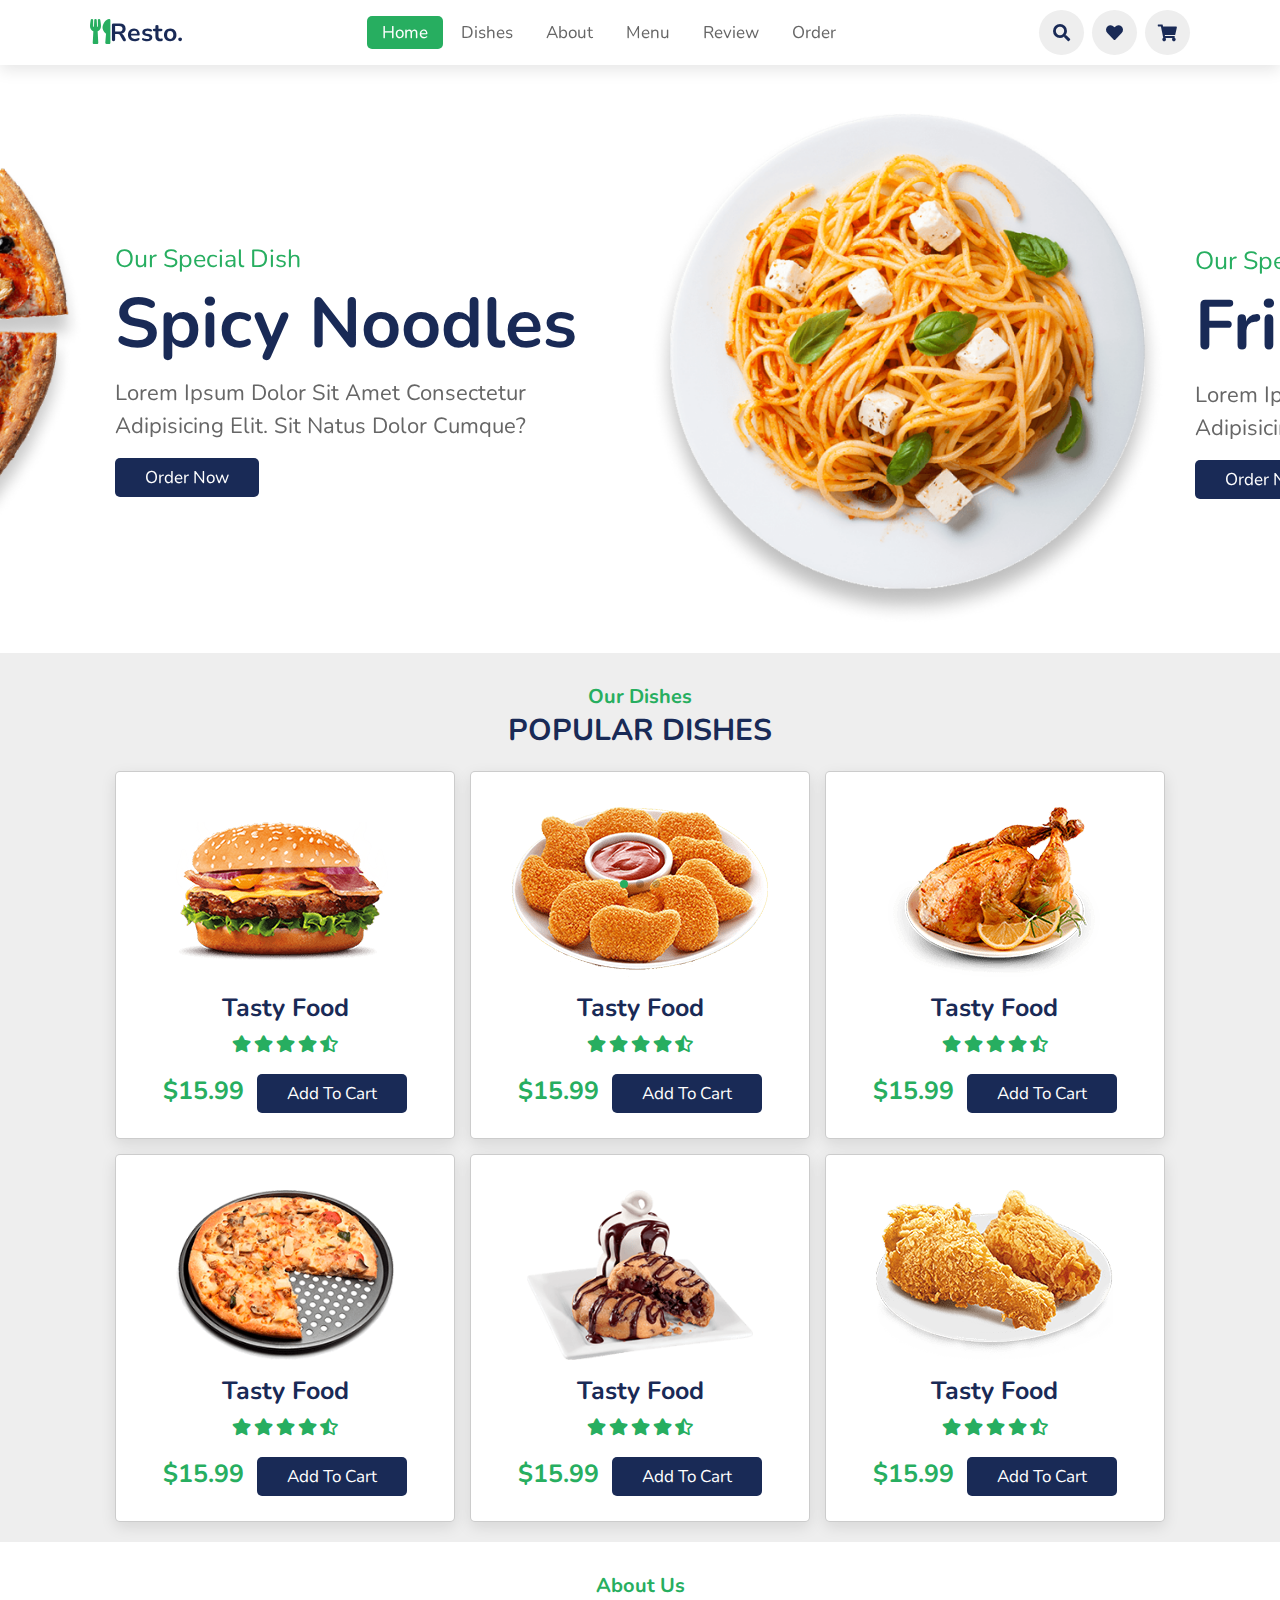
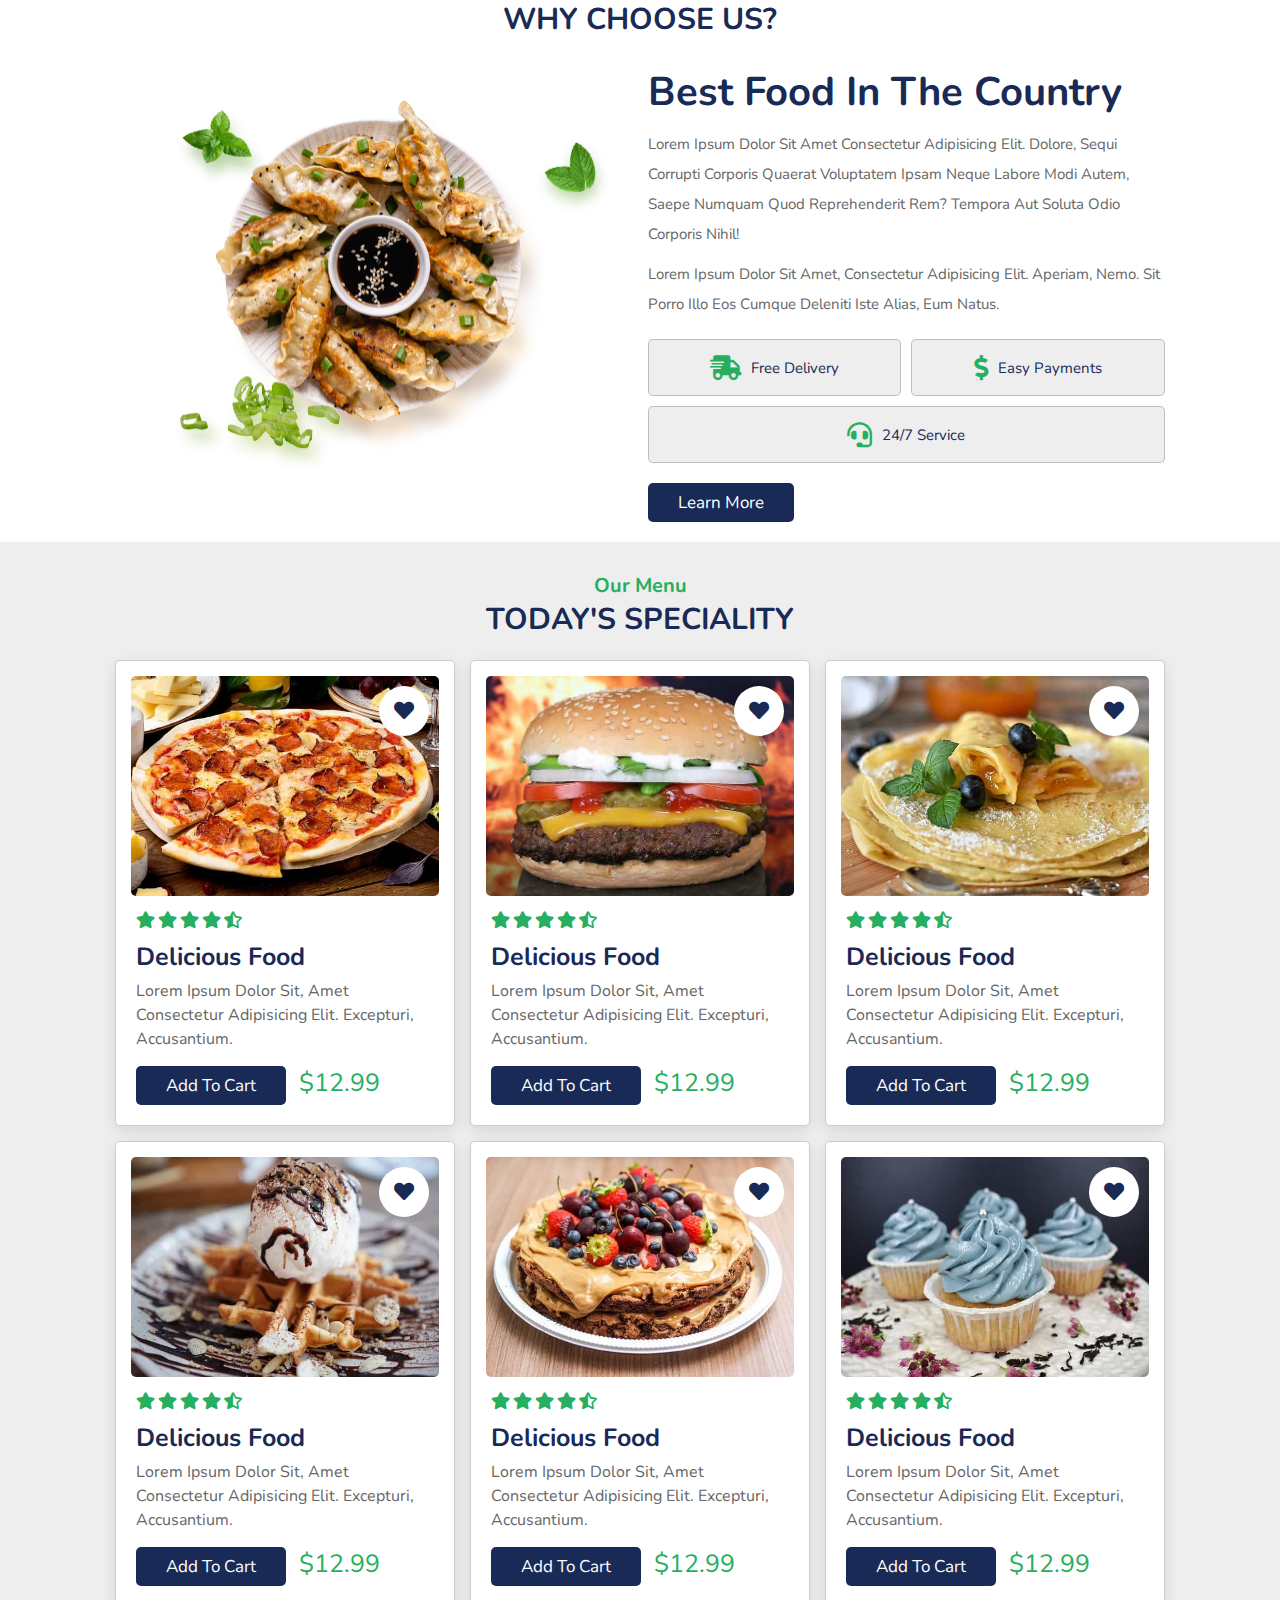
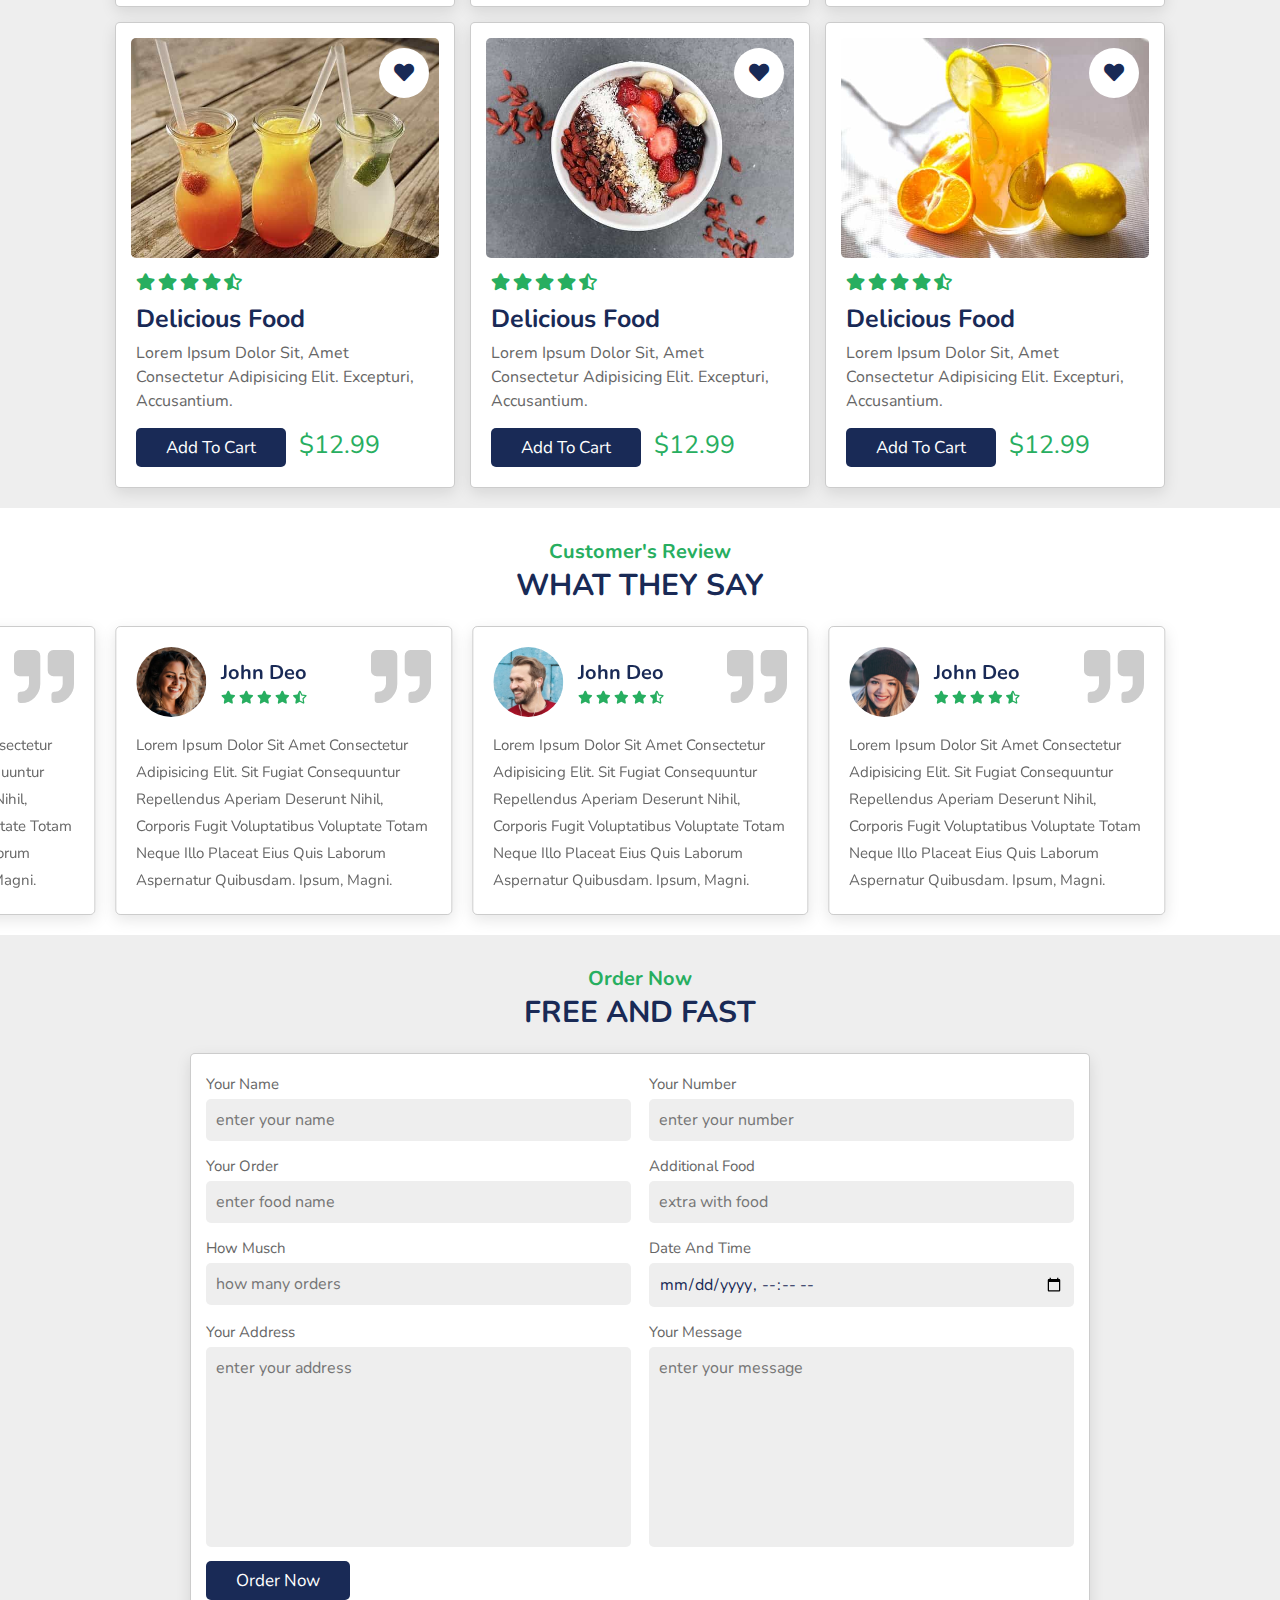
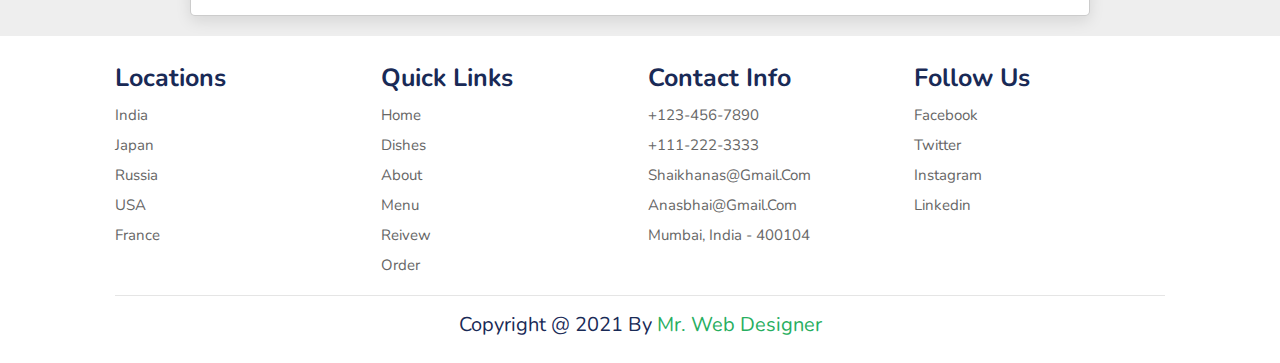
<file: food-web/index.html>
<!DOCTYPE html>
<html lang="en">
<head>
    <meta charset="UTF-8">
    <meta http-equiv="X-UA-Compatible" content="IE=edge">
    <meta name="viewport" content="width=device-width, initial-scale=1.0">
    <title>Complete Responsive Food Website Design Tutorial</title>

    <link rel="stylesheet" href="https://unpkg.com/swiper/swiper-bundle.min.css" />

    <!-- font awesome cdn link  -->
    <link rel="stylesheet" href="https://cdnjs.cloudflare.com/ajax/libs/font-awesome/5.15.3/css/all.min.css">

    <!-- custom css file link  -->
    <link rel="stylesheet" href="css/style.css">

</head>
<body>
    
<!-- header section starts      -->

<header>

    <a href="#" class="logo"><i class="fas fa-utensils"></i>resto.</a>

    <nav class="navbar">
        <a class="active" href="#home">home</a>
        <a href="#dishes">dishes</a>
        <a href="#about">about</a>
        <a href="#menu">menu</a>
        <a href="#review">review</a>
        <a href="#order">order</a>
    </nav>

    <div class="icons">
        <i class="fas fa-bars" id="menu-bars"></i>
        <i class="fas fa-search" id="search-icon"></i>
        <a href="#" class="fas fa-heart"></a>
        <a href="#" class="fas fa-shopping-cart"></a>
    </div>

</header>

<!-- header section ends-->

<!-- search form  -->

<form action="" id="search-form">
    <input type="search" placeholder="search here..." name="" id="search-box">
    <label for="search-box" class="fas fa-search"></label>
    <i class="fas fa-times" id="close"></i>
</form>

<!-- home section starts  -->

<section class="home" id="home">

    <div class="swiper-container home-slider">

        <div class="swiper-wrapper wrapper">

            <div class="swiper-slide slide">
                <div class="content">
                    <span>our special dish</span>
                    <h3>spicy noodles</h3>
                    <p>Lorem ipsum dolor sit amet consectetur adipisicing elit. Sit natus dolor cumque?</p>
                    <a href="#" class="btn">order now</a>
                </div>
                <div class="image">
                    <img src="images/home-img-1.png" alt="">
                </div>
            </div>

            <div class="swiper-slide slide">
                <div class="content">
                    <span>our special dish</span>
                    <h3>fried chicken</h3>
                    <p>Lorem ipsum dolor sit amet consectetur adipisicing elit. Sit natus dolor cumque?</p>
                    <a href="#" class="btn">order now</a>
                </div>
                <div class="image">
                    <img src="images/home-img-2.png" alt="">
                </div>
            </div>

            <div class="swiper-slide slide">
                <div class="content">
                    <span>our special dish</span>
                    <h3>hot pizza</h3>
                    <p>Lorem ipsum dolor sit amet consectetur adipisicing elit. Sit natus dolor cumque?</p>
                    <a href="#" class="btn">order now</a>
                </div>
                <div class="image">
                    <img src="images/home-img-3.png" alt="">
                </div>
            </div>

        </div>

        <div class="swiper-pagination"></div>

    </div>

</section>

<!-- home section ends -->

<!-- dishes section starts  -->

<section class="dishes" id="dishes">

    <h3 class="sub-heading"> our dishes </h3>
    <h1 class="heading"> popular dishes </h1>

    <div class="box-container">

        <div class="box">
            <a href="#" class="fas fa-heart"></a>
            <a href="#" class="fas fa-eye"></a>
            <img src="images/dish-1.png" alt="">
            <h3>tasty food</h3>
            <div class="stars">
                <i class="fas fa-star"></i>
                <i class="fas fa-star"></i>
                <i class="fas fa-star"></i>
                <i class="fas fa-star"></i>
                <i class="fas fa-star-half-alt"></i>
            </div>
            <span>$15.99</span>
            <a href="#" class="btn">add to cart</a>
        </div>

        <div class="box">
            <a href="#" class="fas fa-heart"></a>
            <a href="#" class="fas fa-eye"></a>
            <img src="images/dish-2.png" alt="">
            <h3>tasty food</h3>
            <div class="stars">
                <i class="fas fa-star"></i>
                <i class="fas fa-star"></i>
                <i class="fas fa-star"></i>
                <i class="fas fa-star"></i>
                <i class="fas fa-star-half-alt"></i>
            </div>
            <span>$15.99</span>
            <a href="#" class="btn">add to cart</a>
        </div>

        <div class="box">
            <a href="#" class="fas fa-heart"></a>
            <a href="#" class="fas fa-eye"></a>
            <img src="images/dish-3.png" alt="">
            <h3>tasty food</h3>
            <div class="stars">
                <i class="fas fa-star"></i>
                <i class="fas fa-star"></i>
                <i class="fas fa-star"></i>
                <i class="fas fa-star"></i>
                <i class="fas fa-star-half-alt"></i>
            </div>
            <span>$15.99</span>
            <a href="#" class="btn">add to cart</a>
        </div>

        <div class="box">
            <a href="#" class="fas fa-heart"></a>
            <a href="#" class="fas fa-eye"></a>
            <img src="images/dish-4.png" alt="">
            <h3>tasty food</h3>
            <div class="stars">
                <i class="fas fa-star"></i>
                <i class="fas fa-star"></i>
                <i class="fas fa-star"></i>
                <i class="fas fa-star"></i>
                <i class="fas fa-star-half-alt"></i>
            </div>
            <span>$15.99</span>
            <a href="#" class="btn">add to cart</a>
        </div>

        <div class="box">
            <a href="#" class="fas fa-heart"></a>
            <a href="#" class="fas fa-eye"></a>
            <img src="images/dish-5.png" alt="">
            <h3>tasty food</h3>
            <div class="stars">
                <i class="fas fa-star"></i>
                <i class="fas fa-star"></i>
                <i class="fas fa-star"></i>
                <i class="fas fa-star"></i>
                <i class="fas fa-star-half-alt"></i>
            </div>
            <span>$15.99</span>
            <a href="#" class="btn">add to cart</a>
        </div>

        <div class="box">
            <a href="#" class="fas fa-heart"></a>
            <a href="#" class="fas fa-eye"></a>
            <img src="images/dish-6.png" alt="">
            <h3>tasty food</h3>
            <div class="stars">
                <i class="fas fa-star"></i>
                <i class="fas fa-star"></i>
                <i class="fas fa-star"></i>
                <i class="fas fa-star"></i>
                <i class="fas fa-star-half-alt"></i>
            </div>
            <span>$15.99</span>
            <a href="#" class="btn">add to cart</a>
        </div>

    </div>

</section>

<!-- dishes section ends -->

<!-- about section starts  -->

<section class="about" id="about">

    <h3 class="sub-heading"> about us </h3>
    <h1 class="heading"> why choose us? </h1>

    <div class="row">

        <div class="image">
            <img src="images/about-img.png" alt="">
        </div>

        <div class="content">
            <h3>best food in the country</h3>
            <p>Lorem ipsum dolor sit amet consectetur adipisicing elit. Dolore, sequi corrupti corporis quaerat voluptatem ipsam neque labore modi autem, saepe numquam quod reprehenderit rem? Tempora aut soluta odio corporis nihil!</p>
            <p>Lorem ipsum dolor sit amet, consectetur adipisicing elit. Aperiam, nemo. Sit porro illo eos cumque deleniti iste alias, eum natus.</p>
            <div class="icons-container">
                <div class="icons">
                    <i class="fas fa-shipping-fast"></i>
                    <span>free delivery</span>
                </div>
                <div class="icons">
                    <i class="fas fa-dollar-sign"></i>
                    <span>easy payments</span>
                </div>
                <div class="icons">
                    <i class="fas fa-headset"></i>
                    <span>24/7 service</span>
                </div>
            </div>
            <a href="#" class="btn">learn more</a>
        </div>

    </div>

</section>

<!-- about section ends -->

<!-- menu section starts  -->

<section class="menu" id="menu">

    <h3 class="sub-heading"> our menu </h3>
    <h1 class="heading"> today's speciality </h1>

    <div class="box-container">

        <div class="box">
            <div class="image">
                <img src="images/menu-1.jpg" alt="">
                <a href="#" class="fas fa-heart"></a>
            </div>
            <div class="content">
                <div class="stars">
                    <i class="fas fa-star"></i>
                    <i class="fas fa-star"></i>
                    <i class="fas fa-star"></i>
                    <i class="fas fa-star"></i>
                    <i class="fas fa-star-half-alt"></i>
                </div>
                <h3>delicious food</h3>
                <p>Lorem ipsum dolor sit, amet consectetur adipisicing elit. Excepturi, accusantium.</p>
                <a href="#" class="btn">add to cart</a>
                <span class="price">$12.99</span>
            </div>
        </div>

        <div class="box">
            <div class="image">
                <img src="images/menu-2.jpg" alt="">
                <a href="#" class="fas fa-heart"></a>
            </div>
            <div class="content">
                <div class="stars">
                    <i class="fas fa-star"></i>
                    <i class="fas fa-star"></i>
                    <i class="fas fa-star"></i>
                    <i class="fas fa-star"></i>
                    <i class="fas fa-star-half-alt"></i>
                </div>
                <h3>delicious food</h3>
                <p>Lorem ipsum dolor sit, amet consectetur adipisicing elit. Excepturi, accusantium.</p>
                <a href="#" class="btn">add to cart</a>
                <span class="price">$12.99</span>
            </div>
        </div>

        <div class="box">
            <div class="image">
                <img src="images/menu-3.jpg" alt="">
                <a href="#" class="fas fa-heart"></a>
            </div>
            <div class="content">
                <div class="stars">
                    <i class="fas fa-star"></i>
                    <i class="fas fa-star"></i>
                    <i class="fas fa-star"></i>
                    <i class="fas fa-star"></i>
                    <i class="fas fa-star-half-alt"></i>
                </div>
                <h3>delicious food</h3>
                <p>Lorem ipsum dolor sit, amet consectetur adipisicing elit. Excepturi, accusantium.</p>
                <a href="#" class="btn">add to cart</a>
                <span class="price">$12.99</span>
            </div>
        </div>

        <div class="box">
            <div class="image">
                <img src="images/menu-4.jpg" alt="">
                <a href="#" class="fas fa-heart"></a>
            </div>
            <div class="content">
                <div class="stars">
                    <i class="fas fa-star"></i>
                    <i class="fas fa-star"></i>
                    <i class="fas fa-star"></i>
                    <i class="fas fa-star"></i>
                    <i class="fas fa-star-half-alt"></i>
                </div>
                <h3>delicious food</h3>
                <p>Lorem ipsum dolor sit, amet consectetur adipisicing elit. Excepturi, accusantium.</p>
                <a href="#" class="btn">add to cart</a>
                <span class="price">$12.99</span>
            </div>
        </div>

        <div class="box">
            <div class="image">
                <img src="images/menu-5.jpg" alt="">
                <a href="#" class="fas fa-heart"></a>
            </div>
            <div class="content">
                <div class="stars">
                    <i class="fas fa-star"></i>
                    <i class="fas fa-star"></i>
                    <i class="fas fa-star"></i>
                    <i class="fas fa-star"></i>
                    <i class="fas fa-star-half-alt"></i>
                </div>
                <h3>delicious food</h3>
                <p>Lorem ipsum dolor sit, amet consectetur adipisicing elit. Excepturi, accusantium.</p>
                <a href="#" class="btn">add to cart</a>
                <span class="price">$12.99</span>
            </div>
        </div>

        <div class="box">
            <div class="image">
                <img src="images/menu-6.jpg" alt="">
                <a href="#" class="fas fa-heart"></a>
            </div>
            <div class="content">
                <div class="stars">
                    <i class="fas fa-star"></i>
                    <i class="fas fa-star"></i>
                    <i class="fas fa-star"></i>
                    <i class="fas fa-star"></i>
                    <i class="fas fa-star-half-alt"></i>
                </div>
                <h3>delicious food</h3>
                <p>Lorem ipsum dolor sit, amet consectetur adipisicing elit. Excepturi, accusantium.</p>
                <a href="#" class="btn">add to cart</a>
                <span class="price">$12.99</span>
            </div>
        </div>

        <div class="box">
            <div class="image">
                <img src="images/menu-7.jpg" alt="">
                <a href="#" class="fas fa-heart"></a>
            </div>
            <div class="content">
                <div class="stars">
                    <i class="fas fa-star"></i>
                    <i class="fas fa-star"></i>
                    <i class="fas fa-star"></i>
                    <i class="fas fa-star"></i>
                    <i class="fas fa-star-half-alt"></i>
                </div>
                <h3>delicious food</h3>
                <p>Lorem ipsum dolor sit, amet consectetur adipisicing elit. Excepturi, accusantium.</p>
                <a href="#" class="btn">add to cart</a>
                <span class="price">$12.99</span>
            </div>
        </div>

        <div class="box">
            <div class="image">
                <img src="images/menu-8.jpg" alt="">
                <a href="#" class="fas fa-heart"></a>
            </div>
            <div class="content">
                <div class="stars">
                    <i class="fas fa-star"></i>
                    <i class="fas fa-star"></i>
                    <i class="fas fa-star"></i>
                    <i class="fas fa-star"></i>
                    <i class="fas fa-star-half-alt"></i>
                </div>
                <h3>delicious food</h3>
                <p>Lorem ipsum dolor sit, amet consectetur adipisicing elit. Excepturi, accusantium.</p>
                <a href="#" class="btn">add to cart</a>
                <span class="price">$12.99</span>
            </div>
        </div>

        <div class="box">
            <div class="image">
                <img src="images/menu-9.jpg" alt="">
                <a href="#" class="fas fa-heart"></a>
            </div>
            <div class="content">
                <div class="stars">
                    <i class="fas fa-star"></i>
                    <i class="fas fa-star"></i>
                    <i class="fas fa-star"></i>
                    <i class="fas fa-star"></i>
                    <i class="fas fa-star-half-alt"></i>
                </div>
                <h3>delicious food</h3>
                <p>Lorem ipsum dolor sit, amet consectetur adipisicing elit. Excepturi, accusantium.</p>
                <a href="#" class="btn">add to cart</a>
                <span class="price">$12.99</span>
            </div>
        </div>

    </div>

</section>

<!-- menu section ends -->

<!-- review section starts  -->

<section class="review" id="review">

    <h3 class="sub-heading"> customer's review </h3>
    <h1 class="heading"> what they say </h1>

    <div class="swiper-container review-slider">

        <div class="swiper-wrapper">

            <div class="swiper-slide slide">
                <i class="fas fa-quote-right"></i>
                <div class="user">
                    <img src="images/pic-1.png" alt="">
                    <div class="user-info">
                        <h3>john deo</h3>
                        <div class="stars">
                            <i class="fas fa-star"></i>
                            <i class="fas fa-star"></i>
                            <i class="fas fa-star"></i>
                            <i class="fas fa-star"></i>
                            <i class="fas fa-star-half-alt"></i>
                        </div>
                    </div>
                </div>
                <p>Lorem ipsum dolor sit amet consectetur adipisicing elit. Sit fugiat consequuntur repellendus aperiam deserunt nihil, corporis fugit voluptatibus voluptate totam neque illo placeat eius quis laborum aspernatur quibusdam. Ipsum, magni.</p>
            </div>

            <div class="swiper-slide slide">
                <i class="fas fa-quote-right"></i>
                <div class="user">
                    <img src="images/pic-2.png" alt="">
                    <div class="user-info">
                        <h3>john deo</h3>
                        <div class="stars">
                            <i class="fas fa-star"></i>
                            <i class="fas fa-star"></i>
                            <i class="fas fa-star"></i>
                            <i class="fas fa-star"></i>
                            <i class="fas fa-star-half-alt"></i>
                        </div>
                    </div>
                </div>
                <p>Lorem ipsum dolor sit amet consectetur adipisicing elit. Sit fugiat consequuntur repellendus aperiam deserunt nihil, corporis fugit voluptatibus voluptate totam neque illo placeat eius quis laborum aspernatur quibusdam. Ipsum, magni.</p>
            </div>

            <div class="swiper-slide slide">
                <i class="fas fa-quote-right"></i>
                <div class="user">
                    <img src="images/pic-3.png" alt="">
                    <div class="user-info">
                        <h3>john deo</h3>
                        <div class="stars">
                            <i class="fas fa-star"></i>
                            <i class="fas fa-star"></i>
                            <i class="fas fa-star"></i>
                            <i class="fas fa-star"></i>
                            <i class="fas fa-star-half-alt"></i>
                        </div>
                    </div>
                </div>
                <p>Lorem ipsum dolor sit amet consectetur adipisicing elit. Sit fugiat consequuntur repellendus aperiam deserunt nihil, corporis fugit voluptatibus voluptate totam neque illo placeat eius quis laborum aspernatur quibusdam. Ipsum, magni.</p>
            </div>

            <div class="swiper-slide slide">
                <i class="fas fa-quote-right"></i>
                <div class="user">
                    <img src="images/pic-4.png" alt="">
                    <div class="user-info">
                        <h3>john deo</h3>
                        <div class="stars">
                            <i class="fas fa-star"></i>
                            <i class="fas fa-star"></i>
                            <i class="fas fa-star"></i>
                            <i class="fas fa-star"></i>
                            <i class="fas fa-star-half-alt"></i>
                        </div>
                    </div>
                </div>
                <p>Lorem ipsum dolor sit amet consectetur adipisicing elit. Sit fugiat consequuntur repellendus aperiam deserunt nihil, corporis fugit voluptatibus voluptate totam neque illo placeat eius quis laborum aspernatur quibusdam. Ipsum, magni.</p>
            </div>

        </div>

    </div>
    
</section>

<!-- review section ends -->

<!-- order section starts  -->

<section class="order" id="order">

    <h3 class="sub-heading"> order now </h3>
    <h1 class="heading"> free and fast </h1>

    <form action="">

        <div class="inputBox">
            <div class="input">
                <span>your name</span>
                <input type="text" placeholder="enter your name">
            </div>
            <div class="input">
                <span>your number</span>
                <input type="number" placeholder="enter your number">
            </div>
        </div>
        <div class="inputBox">
            <div class="input">
                <span>your order</span>
                <input type="text" placeholder="enter food name">
            </div>
            <div class="input">
                <span>additional food</span>
                <input type="test" placeholder="extra with food">
            </div>
        </div>
        <div class="inputBox">
            <div class="input">
                <span>how musch</span>
                <input type="number" placeholder="how many orders">
            </div>
            <div class="input">
                <span>date and time</span>
                <input type="datetime-local">
            </div>
        </div>
        <div class="inputBox">
            <div class="input">
                <span>your address</span>
                <textarea name="" placeholder="enter your address" id="" cols="30" rows="10"></textarea>
            </div>
            <div class="input">
                <span>your message</span>
                <textarea name="" placeholder="enter your message" id="" cols="30" rows="10"></textarea>
            </div>
        </div>

        <input type="submit" value="order now" class="btn">

    </form>

</section>

<!-- order section ends -->

<!-- footer section starts  -->

<section class="footer">

    <div class="box-container">

        <div class="box">
            <h3>locations</h3>
            <a href="#">india</a>
            <a href="#">japan</a>
            <a href="#">russia</a>
            <a href="#">USA</a>
            <a href="#">france</a>
        </div>

        <div class="box">
            <h3>quick links</h3>
            <a href="#">home</a>
            <a href="#">dishes</a>
            <a href="#">about</a>
            <a href="#">menu</a>
            <a href="#">reivew</a>
            <a href="#">order</a>
        </div>

        <div class="box">
            <h3>contact info</h3>
            <a href="#">+123-456-7890</a>
            <a href="#">+111-222-3333</a>
            <a href="#">shaikhanas@gmail.com</a>
            <a href="#">anasbhai@gmail.com</a>
            <a href="#">mumbai, india - 400104</a>
        </div>

        <div class="box">
            <h3>follow us</h3>
            <a href="#">facebook</a>
            <a href="#">twitter</a>
            <a href="#">instagram</a>
            <a href="#">linkedin</a>
        </div>

    </div>

    <div class="credit"> copyright @ 2021 by <span>mr. web designer</span> </div>

</section>

<!-- footer section ends -->

<!-- loader part  -->
<!-- <div class="loader-container">
    <img src="images/loader.gif" alt="">
</div> -->





















<script src="https://unpkg.com/swiper/swiper-bundle.min.js"></script>

<!-- custom js file link  -->
<script src="js/script.js"></script>

</body>
</html>
</file>
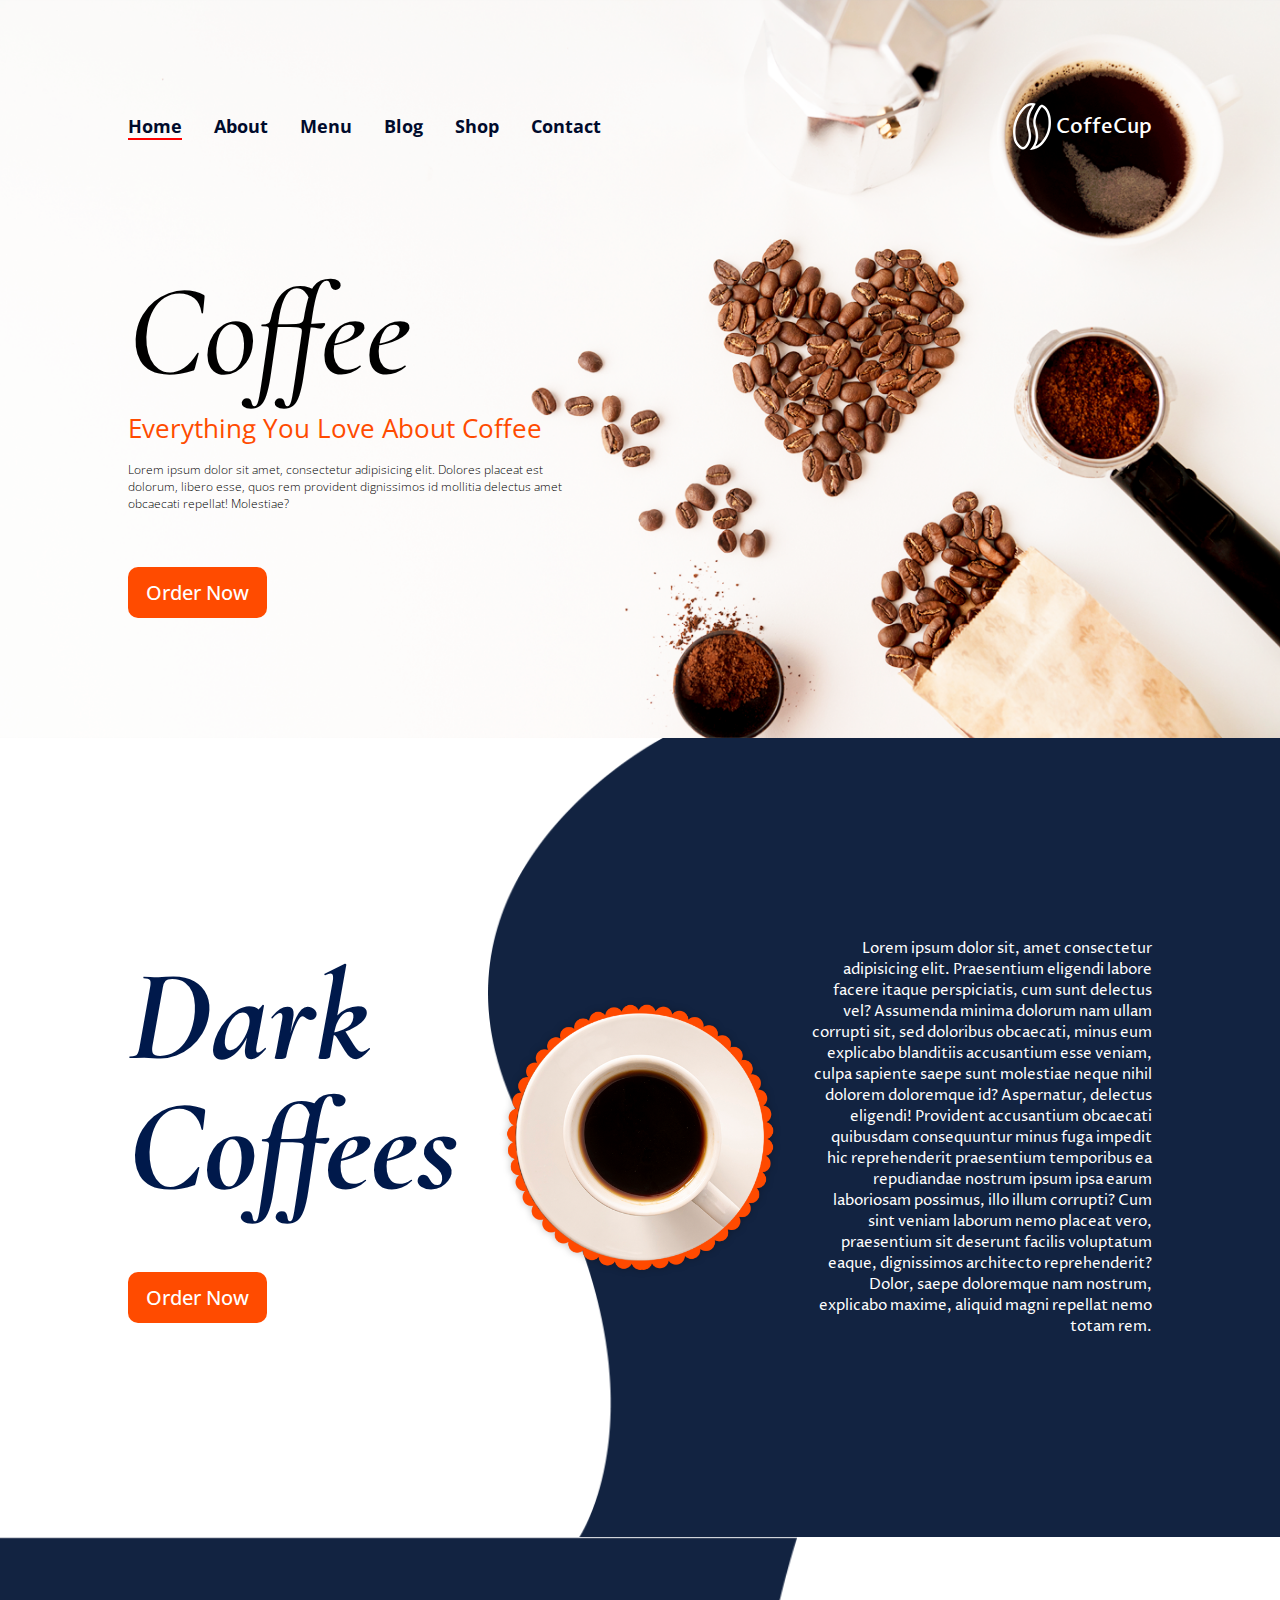
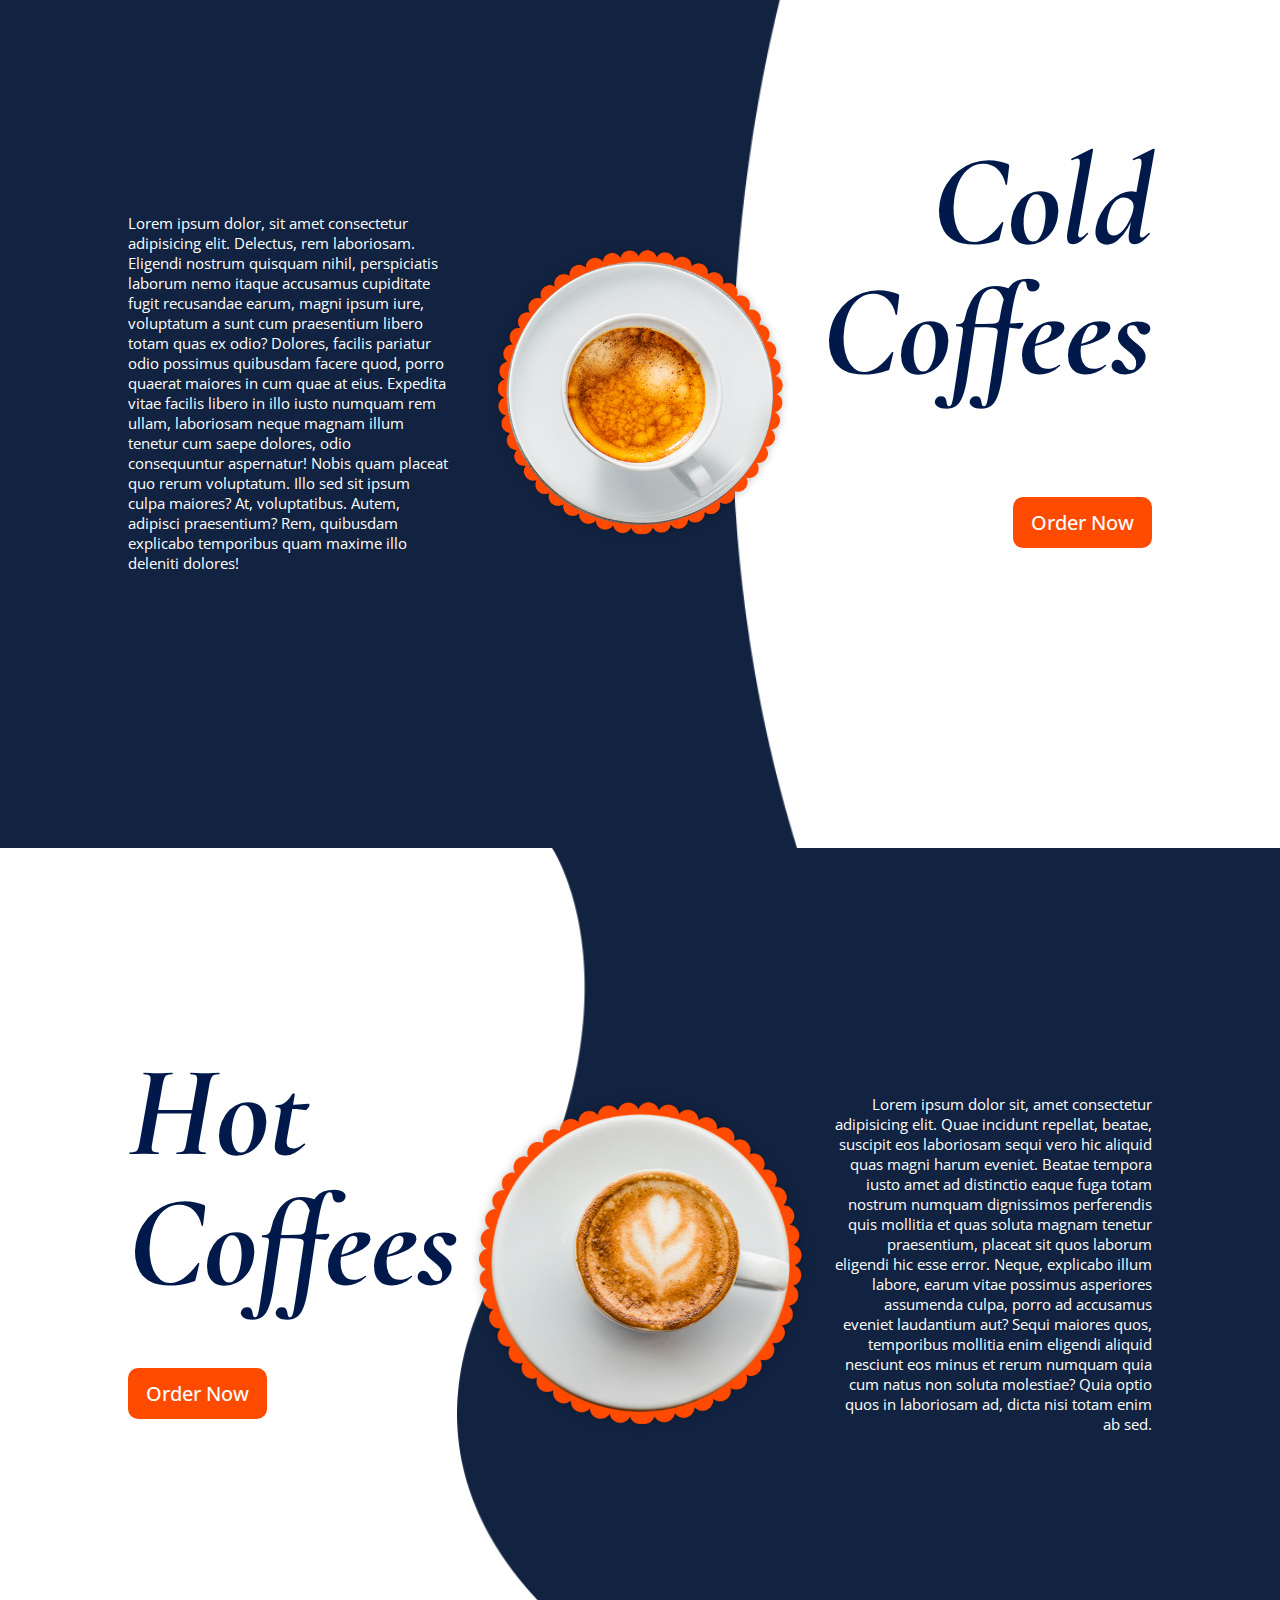
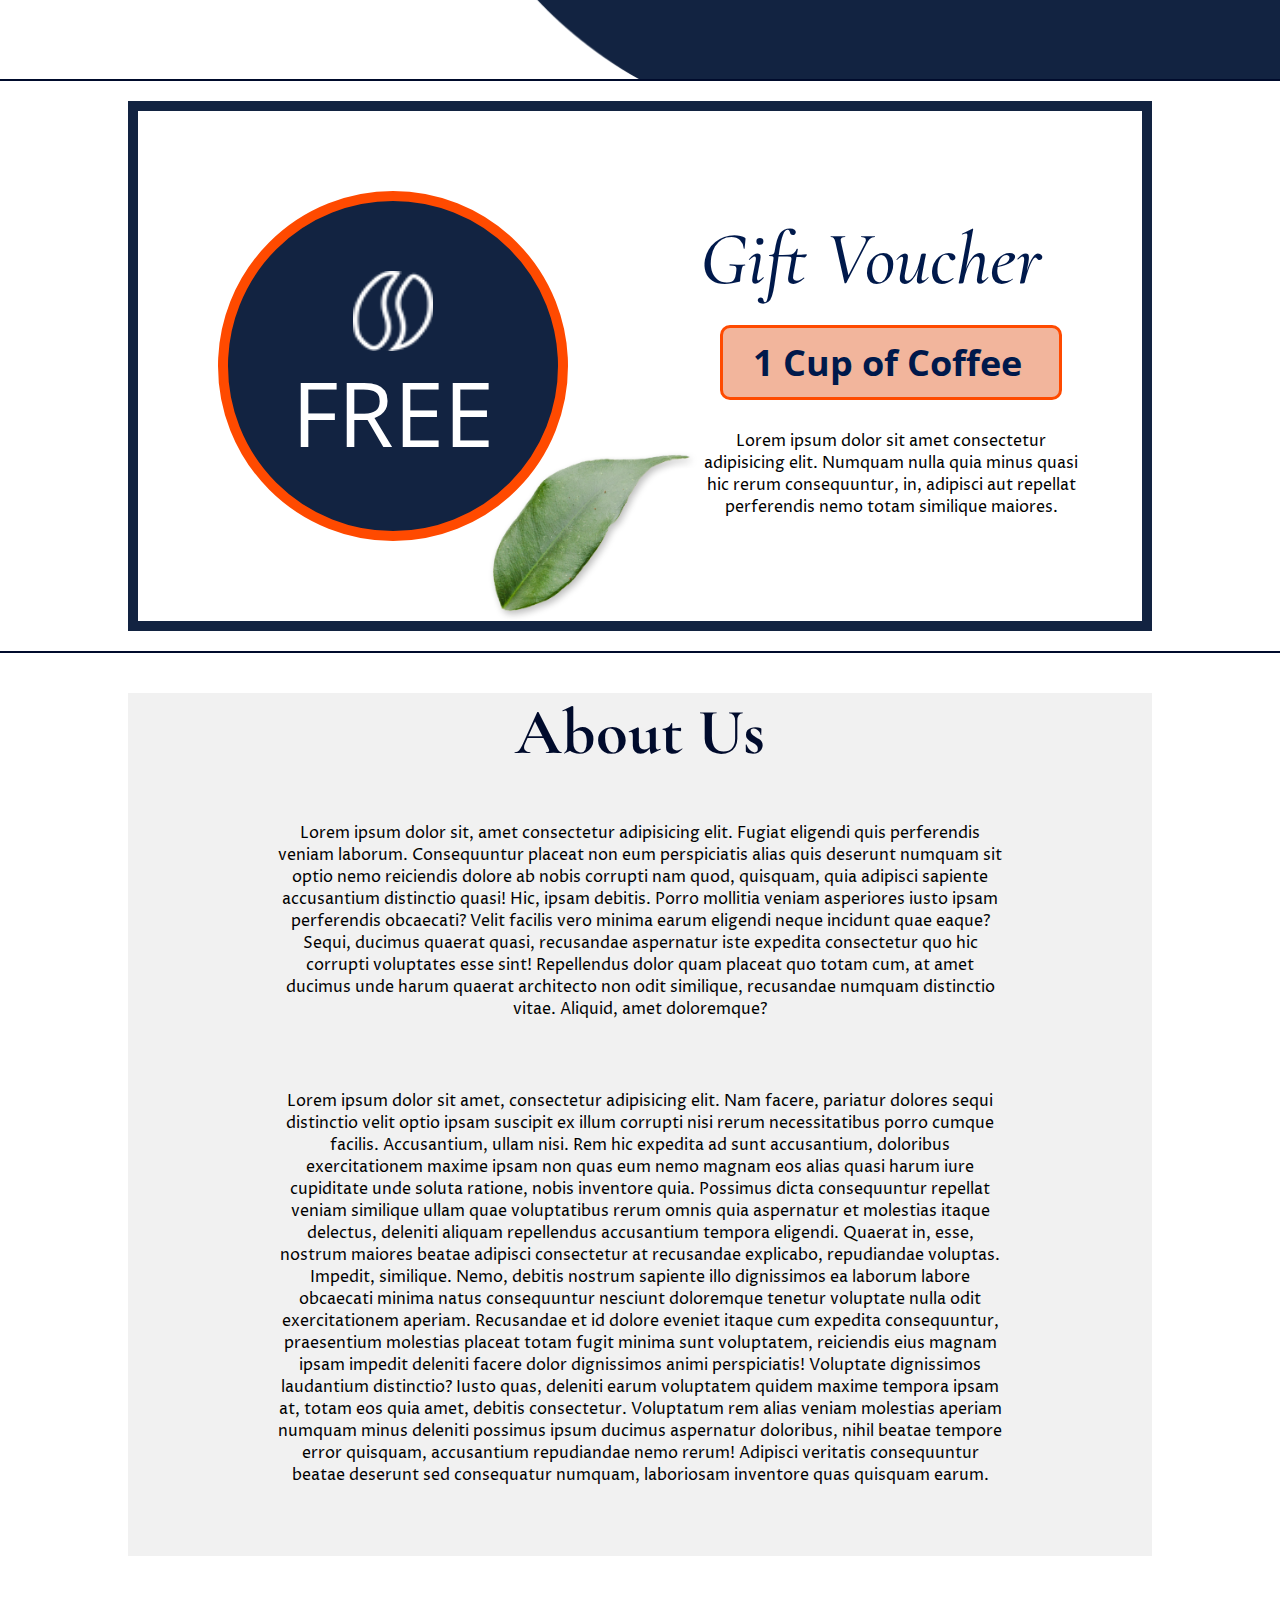
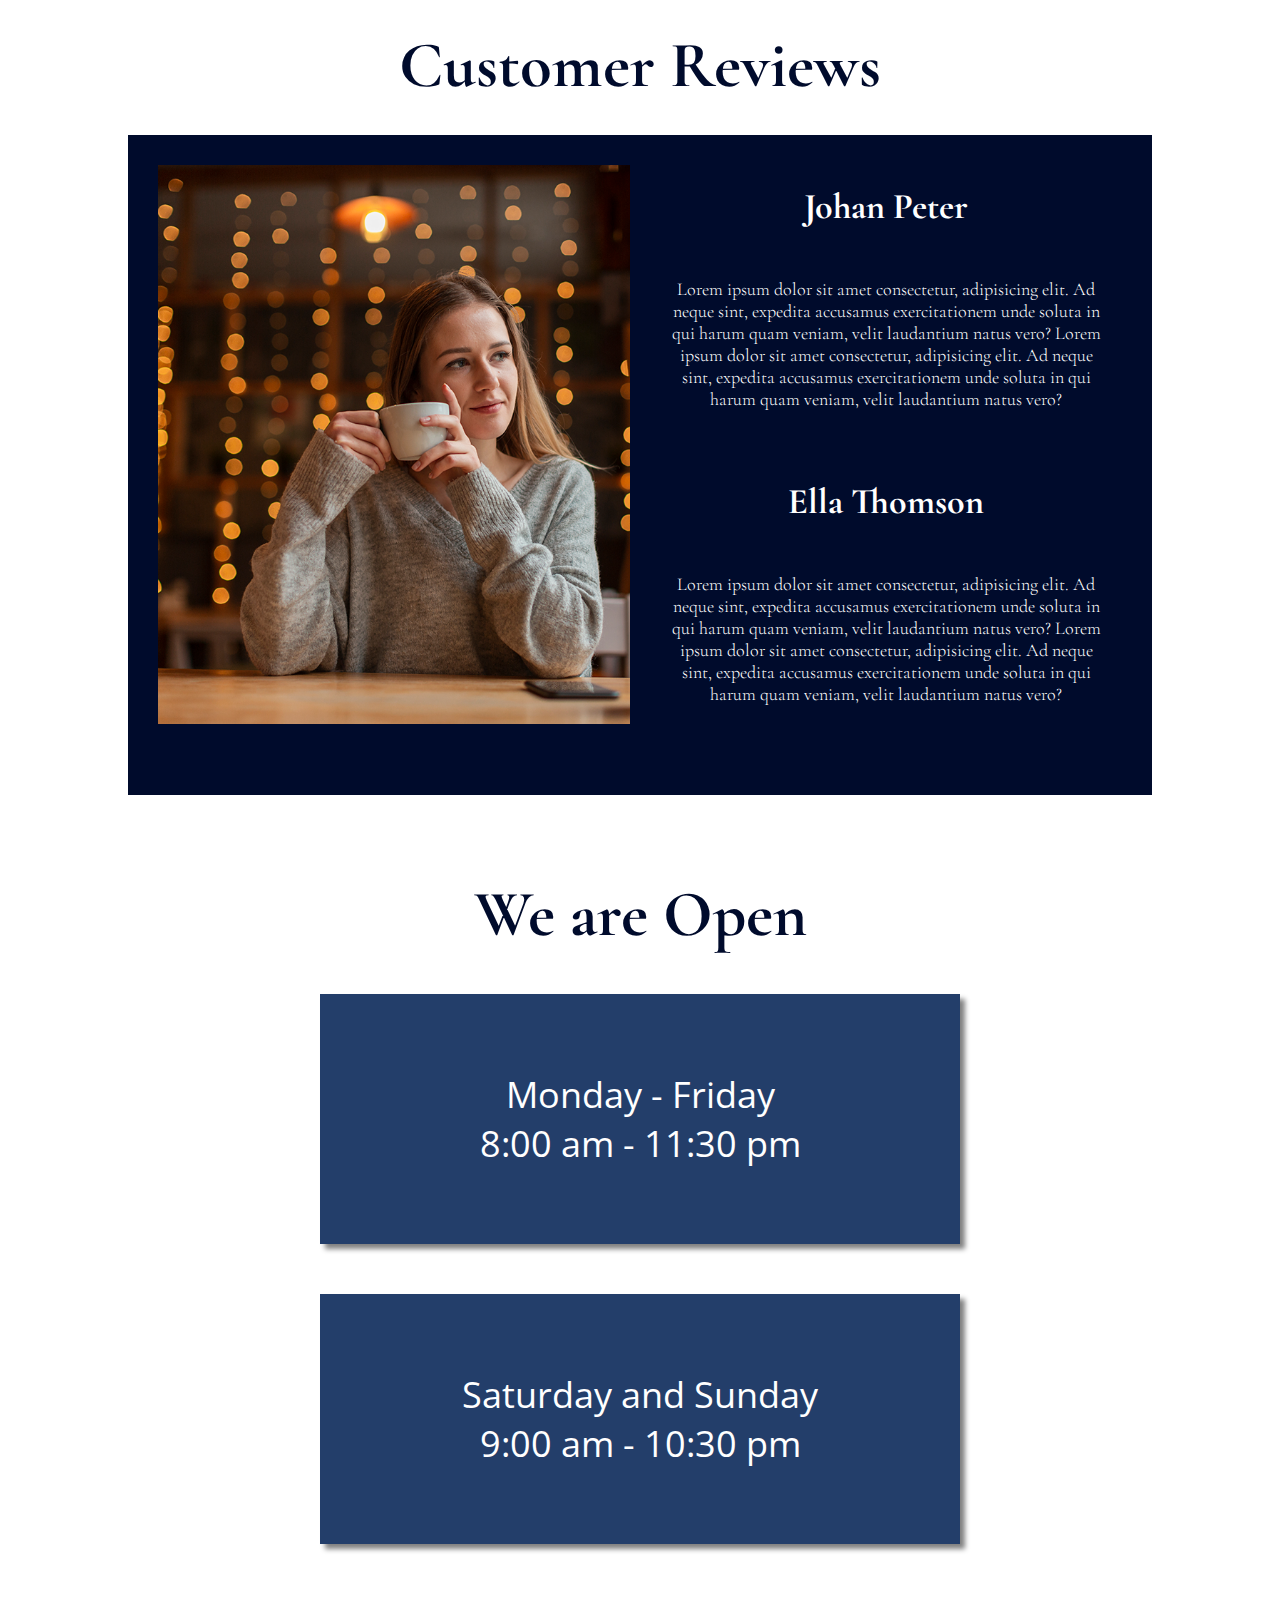
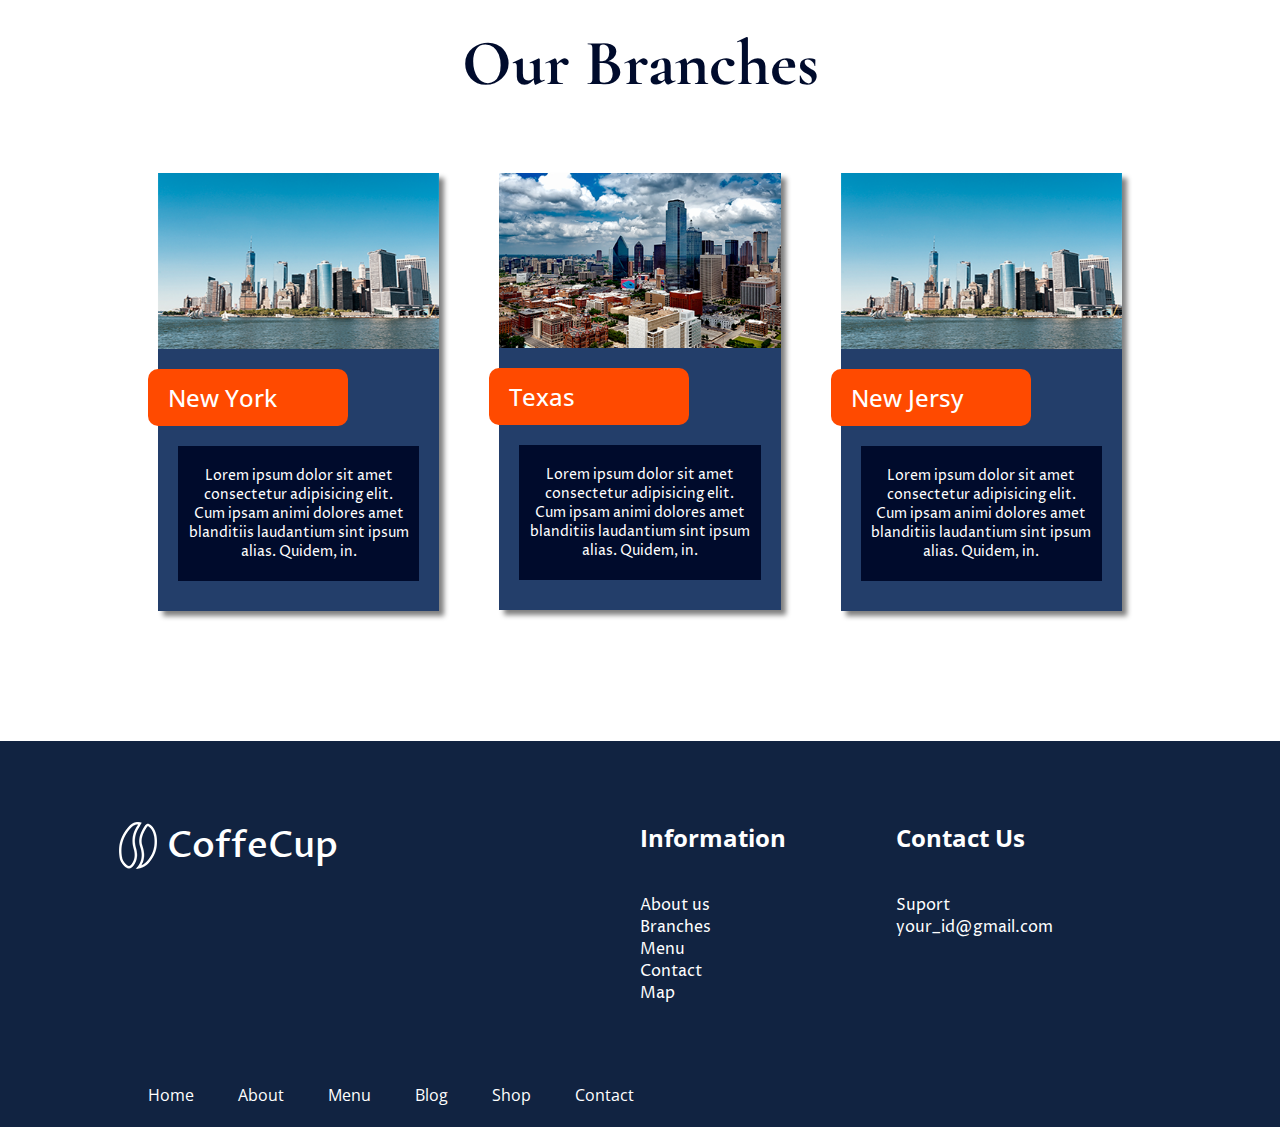
<file: psd-to-html/index.html>
<!DOCTYPE html>
<html lang="en">
<head>
    <meta charset="UTF-8">
    <meta http-equiv="X-UA-Compatible" content="IE=edge">
    <meta name="viewport" content="width=device-width, initial-scale=1.0">
    <title>Document</title>
    <link rel="stylesheet" href="https://cdnjs.cloudflare.com/ajax/libs/font-awesome/6.2.0/css/all.min.css" integrity="sha512-xh6O/CkQoPOWDdYTDqeRdPCVd1SpvCA9XXcUnZS2FmJNp1coAFzvtCN9BmamE+4aHK8yyUHUSCcJHgXloTyT2A==" crossorigin="anonymous" referrerpolicy="no-referrer" />
    <link rel="stylesheet" href="css/style.css">
</head>
<body>
    <header>
        <nav>
            <div class="container">
                <div class="navbar">
                    <div class="navbar-manu">
                        <ul>
                            <li><a href="#" class="active">Home</a></li>
                            <li><a href="#">About</a></li>
                            <li><a href="#">Menu</a></li>
                            <li><a href="#">Blog</a></li>
                            <li><a href="#">Shop</a></li>
                            <li><a href="#">Contact</a></li>
                        </ul>
                    </div>
                    <div class="navbar-logo">
                        <img src="images/logo.png" alt="">
                        <a href="#">CoffeCup</a>
                    </div>
                </div>
            </div>
        </nav>
        <div class="header-body">
            <div class="container">
                <h1>Coffee</h1>
                <h5>Everything You Love About Coffee</h5>
                <p>Lorem ipsum dolor sit amet,  consectetur adipisicing elit.  Dolores placeat est <br> dolorum, libero esse, quos rem provident dignissimos id mollitia delectus amet <br> obcaecati repellat! Molestiae?</p>
                <button class="btn">Order Now</button>
            </div>
        </div>
    </header>
    <div class="main">
        <div class="dark-coffee-bg">
            <div class="container">
                <div class="row">
                    <div class="colum">
                        <h1>Dark 
                            Coffees
                        </h1>
                        <button class="btn">Order Now</button>
                    </div>
                    <div class="colum">
                        <img src="images/cup.png" alt="">
                    </div>
                    <div class="colum">
                        <p>Lorem ipsum dolor sit, amet consectetur adipisicing elit. Praesentium eligendi labore facere itaque perspiciatis, cum sunt delectus vel? Assumenda minima dolorum nam ullam corrupti sit, sed doloribus obcaecati, minus eum explicabo blanditiis accusantium esse veniam, culpa sapiente saepe sunt molestiae neque nihil dolorem doloremque id? Aspernatur, delectus eligendi! Provident accusantium obcaecati quibusdam consequuntur minus fuga impedit hic reprehenderit praesentium temporibus ea repudiandae nostrum ipsum ipsa earum laboriosam possimus, illo illum corrupti? Cum sint veniam laborum nemo placeat vero, praesentium sit deserunt facilis voluptatum eaque, dignissimos architecto reprehenderit? Dolor, saepe doloremque nam nostrum, explicabo maxime, aliquid magni repellat nemo totam rem.</p>
                    </div>
                </div>
            </div>
        </div>
        <div class="cold-coffee-bg">
            <div class="container">
                <div class="row">
                    <div class="colum">
                        <div class="cold-text">
                            <p>Lorem ipsum dolor, sit amet consectetur adipisicing elit. Delectus, rem laboriosam. Eligendi nostrum quisquam nihil, perspiciatis laborum nemo itaque accusamus cupiditate fugit recusandae earum, magni ipsum iure, voluptatum a sunt cum praesentium libero totam quas ex odio? Dolores, facilis pariatur odio possimus quibusdam facere quod, porro quaerat maiores in cum quae at eius. Expedita vitae facilis libero in illo iusto numquam rem ullam, laboriosam neque magnam illum tenetur cum saepe dolores, odio consequuntur aspernatur! Nobis quam placeat quo rerum voluptatum. Illo sed sit ipsum culpa maiores? At, voluptatibus. Autem, adipisci praesentium? Rem, quibusdam explicabo temporibus quam maxime illo deleniti dolores!</p>
                        </div>
                    </div>
                    <div class="colum">
                        <div class="cold-img">
                            <img src="images/cold-coffee.png" alt="">
                        </div>
                    </div>
                    <div class="colum">
                        <div class="cold-title">
                            <h1>Cold
                                Coffees
                            </h1>
                            <button class="btn">Order Now</button>
                        </div>
                    </div>
                </div>
            </div>
        </div>
        <div class="hot-coffee-bg">
            <div class="container">
                <div class="row">
                    <div class="colum">
                        <div class="hot-title">
                            <h1>Hot Coffees</h1>
                            <button class="btn">Order Now</button>
                        </div>
                    </div>
                    <div class="colum">
                        <div class="hot-img">
                            <img src="images/hot-coffee.png" alt="">
                        </div>
                    </div>
                    <div class="colum">
                        <div class="hot-text">
                            <p>Lorem ipsum dolor sit, amet consectetur adipisicing elit. Quae incidunt repellat, beatae, suscipit eos laboriosam sequi vero hic aliquid quas magni harum eveniet. Beatae tempora iusto amet ad distinctio eaque fuga totam nostrum numquam dignissimos perferendis quis mollitia et quas soluta magnam tenetur praesentium, placeat sit quos laborum eligendi hic esse error. Neque, explicabo illum labore, earum vitae possimus asperiores assumenda culpa, porro ad accusamus eveniet laudantium aut? Sequi maiores quos, temporibus mollitia enim eligendi aliquid nesciunt eos minus et rerum numquam quia cum natus non soluta molestiae? Quia optio quos in laboriosam ad, dicta nisi totam enim ab sed.</p>
                        </div>
                    </div>
                </div>
            </div>
        </div>
        <div class="gift-voucher">
            <div class="container">
                <div class="voucher-body">
                    <div class="logo-body">
                        <div class="logo">
                            <img src="images/logo.png" alt="">
                            <h2>FREE</h2>
                        </div>
                    </div>
                    <div class="voucher-img">
                        <img src="images/vucher.png" alt="">
                    </div>
                    <div class="voucher-content">
                        <h2>Gift Voucher</h2>
                        <h4> 1 Cup of Coffee</h4>
                        <p>Lorem ipsum dolor sit amet consectetur adipisicing elit. Numquam nulla quia minus quasi hic rerum consequuntur, in, adipisci aut repellat perferendis nemo totam similique maiores.</p>
                    </div>
                </div>
            </div>
        </div>
        <div class="about-us">
            <div class="container">
                <div class="about-us-body">
                    <h1>About Us</h1>
                    <p>Lorem ipsum dolor sit, amet consectetur adipisicing elit. Fugiat eligendi quis perferendis veniam laborum. Consequuntur placeat non eum perspiciatis alias quis deserunt numquam sit optio nemo reiciendis dolore ab nobis corrupti nam quod, quisquam, quia adipisci sapiente accusantium distinctio quasi! Hic, ipsam debitis. Porro mollitia veniam asperiores iusto ipsam perferendis obcaecati? Velit facilis vero minima earum eligendi neque incidunt quae eaque? Sequi, ducimus quaerat quasi, recusandae aspernatur iste expedita consectetur quo hic corrupti voluptates esse sint! Repellendus dolor quam placeat quo totam cum, at amet ducimus unde harum quaerat architecto non odit similique, recusandae numquam distinctio vitae. Aliquid, amet doloremque?</p>
                    <p>Lorem ipsum dolor sit amet, consectetur adipisicing elit. Nam facere, pariatur dolores sequi distinctio velit optio ipsam suscipit ex illum corrupti nisi rerum necessitatibus porro cumque facilis. Accusantium, ullam nisi. Rem hic expedita ad sunt accusantium, doloribus exercitationem maxime ipsam non quas eum nemo magnam eos alias quasi harum iure cupiditate unde soluta ratione, nobis inventore quia. Possimus dicta consequuntur repellat veniam similique ullam quae voluptatibus rerum omnis quia aspernatur et molestias itaque delectus, deleniti aliquam repellendus accusantium tempora eligendi. Quaerat in, esse, nostrum maiores beatae adipisci consectetur at recusandae explicabo, repudiandae voluptas. Impedit, similique. Nemo, debitis nostrum sapiente illo dignissimos ea laborum labore obcaecati minima natus consequuntur nesciunt doloremque tenetur voluptate nulla odit exercitationem aperiam. Recusandae et id dolore eveniet itaque cum expedita consequuntur, praesentium molestias placeat totam fugit minima sunt voluptatem, reiciendis eius magnam ipsam impedit deleniti facere dolor dignissimos animi perspiciatis! Voluptate dignissimos laudantium distinctio? Iusto quas, deleniti earum voluptatem quidem maxime tempora ipsam at, totam eos quia amet, debitis consectetur. Voluptatum rem alias veniam molestias aperiam numquam minus deleniti possimus ipsum ducimus aspernatur doloribus, nihil beatae tempore error quisquam, accusantium repudiandae nemo rerum! Adipisci veritatis consequuntur beatae deserunt sed consequatur numquam, laboriosam inventore quas quisquam earum.</p>
                </div>
            </div>
        </div>
        <div class="coustomer-reviews">
            <div class="container">
                <h1>Customer Reviews</h1>
                <div class="reviews-body">
                    <div class="reviews-body-left">
                        <img src="images/person.png" alt="">
                    </div>
                    <div class="reviews-body-right">
                        <div class="person">
                            <h2>Johan Peter</h2>
                            <p>Lorem ipsum dolor sit amet consectetur, adipisicing elit. Ad neque sint, expedita accusamus exercitationem unde soluta in qui harum quam veniam, velit laudantium natus vero?
                            Lorem ipsum dolor sit amet consectetur, adipisicing elit. Ad neque sint, expedita accusamus exercitationem unde soluta in qui harum quam veniam, velit laudantium natus vero?
                            </p>
                        </div>
                        <div class="person">
                            <h2>Ella Thomson</h2>
                            <p>Lorem ipsum dolor sit amet consectetur, adipisicing elit. Ad neque sint, expedita accusamus exercitationem unde soluta in qui harum quam veniam, velit laudantium natus vero?
                            Lorem ipsum dolor sit amet consectetur, adipisicing elit. Ad neque sint, expedita accusamus exercitationem unde soluta in qui harum quam veniam, velit laudantium natus vero?
                            </p>
                        </div>
                    </div>
                </div>
            </div>
        </div>
        <div class="open-hour">
            <div class="open-container">
                <h1>We are Open </h1>
                <div class="open-card">
                    <div class="date">
                        <p>Monday - Friday</p>
                        <p>8:00 am - 11:30 pm</p>
                    </div>
                </div>
                <div class="open-card">
                    <div class="date">
                        <p>Saturday and Sunday</p>
                        <p>9:00 am - 10:30 pm</p>
                    </div>
                </div>
            </div>
        </div>
        <div class="branches">
            <div class="container">
                <h1>Our Branches</h1>
                <div class="row">
                    <div class="colum">
                        <div class="card">
                            <div class="card-img">
                                <img src="images/card-img.png" alt="">
                            </div>
                            <div class="card-body">
                                <span class="city">New York</span>
                                <div class="text">
                                    Lorem ipsum dolor sit amet consectetur adipisicing elit. Cum ipsam animi dolores amet blanditiis laudantium sint ipsum alias. Quidem, in.
                                </div>
                            </div>
                        </div>
                    </div>
                    <div class="colum">
                        <div class="card">
                            <div class="card-img">
                                <img src="images/card-img2.png" alt="">
                            </div>
                            <div class="card-body">
                                <span class="city">Texas</span>
                                <div class="text">
                                    Lorem ipsum dolor sit amet consectetur adipisicing elit. Cum ipsam animi dolores amet blanditiis laudantium sint ipsum alias. Quidem, in.
                                </div>
                            </div>
                        </div>
                    </div>
                    <div class="colum">
                        <div class="card">
                            <div class="card-img">
                                <img src="images/card-img.png" alt="">
                            </div>
                            <div class="card-body">
                                <span class="city">New Jersy</span>
                                <div class="text">
                                    Lorem ipsum dolor sit amet consectetur adipisicing elit. Cum ipsam animi dolores amet blanditiis laudantium sint ipsum alias. Quidem, in.
                                </div>
                            </div>
                        </div>
                    </div>
                </div>
            </div>
        </div>
    </div>
    <footer>
        <div class="container">
            <div class="footer-body">
                <div class="row">
                    <div class="colum1">
                        <div class="logo">
                           <img src="images/logo.png" alt="">
                           <h1>CoffeCup</h1>
                        </div>
                    </div>
                    <div class="colum2">
                        <h1>Information</h1>
                        <div class="info">
                            <ul>
                                <li><a href="#">About us</a></li>
                                <li><a href="#">Branches</a></li>
                                <li><a href="#">Menu</a></li>
                                <li><a href="#">Contact</a></li>
                                <li><a href="#">Map</a></li>
                            </ul>
                        </div>
                    </div>
                    <div class="colum3">
                        <h1>Contact Us</h1>
                        <p>Suport</p>
                        <p>your_id@gmail.com</p>
                    </div>
                </div>
            </div>
            <div class="footer-manu">
                <div class="manu-left">
                    <a href="#">Home</a>
                    <a href="#">About</a>
                    <a href="#">Menu</a>
                    <a href="#">Blog</a>
                    <a href="#">Shop</a>
                    <a href="#">Contact</a>
                </div>
                <div class="manu-right">
                    <a href="#"><i class="fa-brands fa-facebook-f"></i></a>
                    <a href="#"><i class="fa-brands fa-instagram"></i></a>
                    <a href="#"><i class="fa-brands fa-twitter"></i></a>
                    <a href="#"><i class="fa-brands fa-youtube"></i></a>
                </div>
            </div>
        </div>
    </footer>
</body>
</html>
</file>
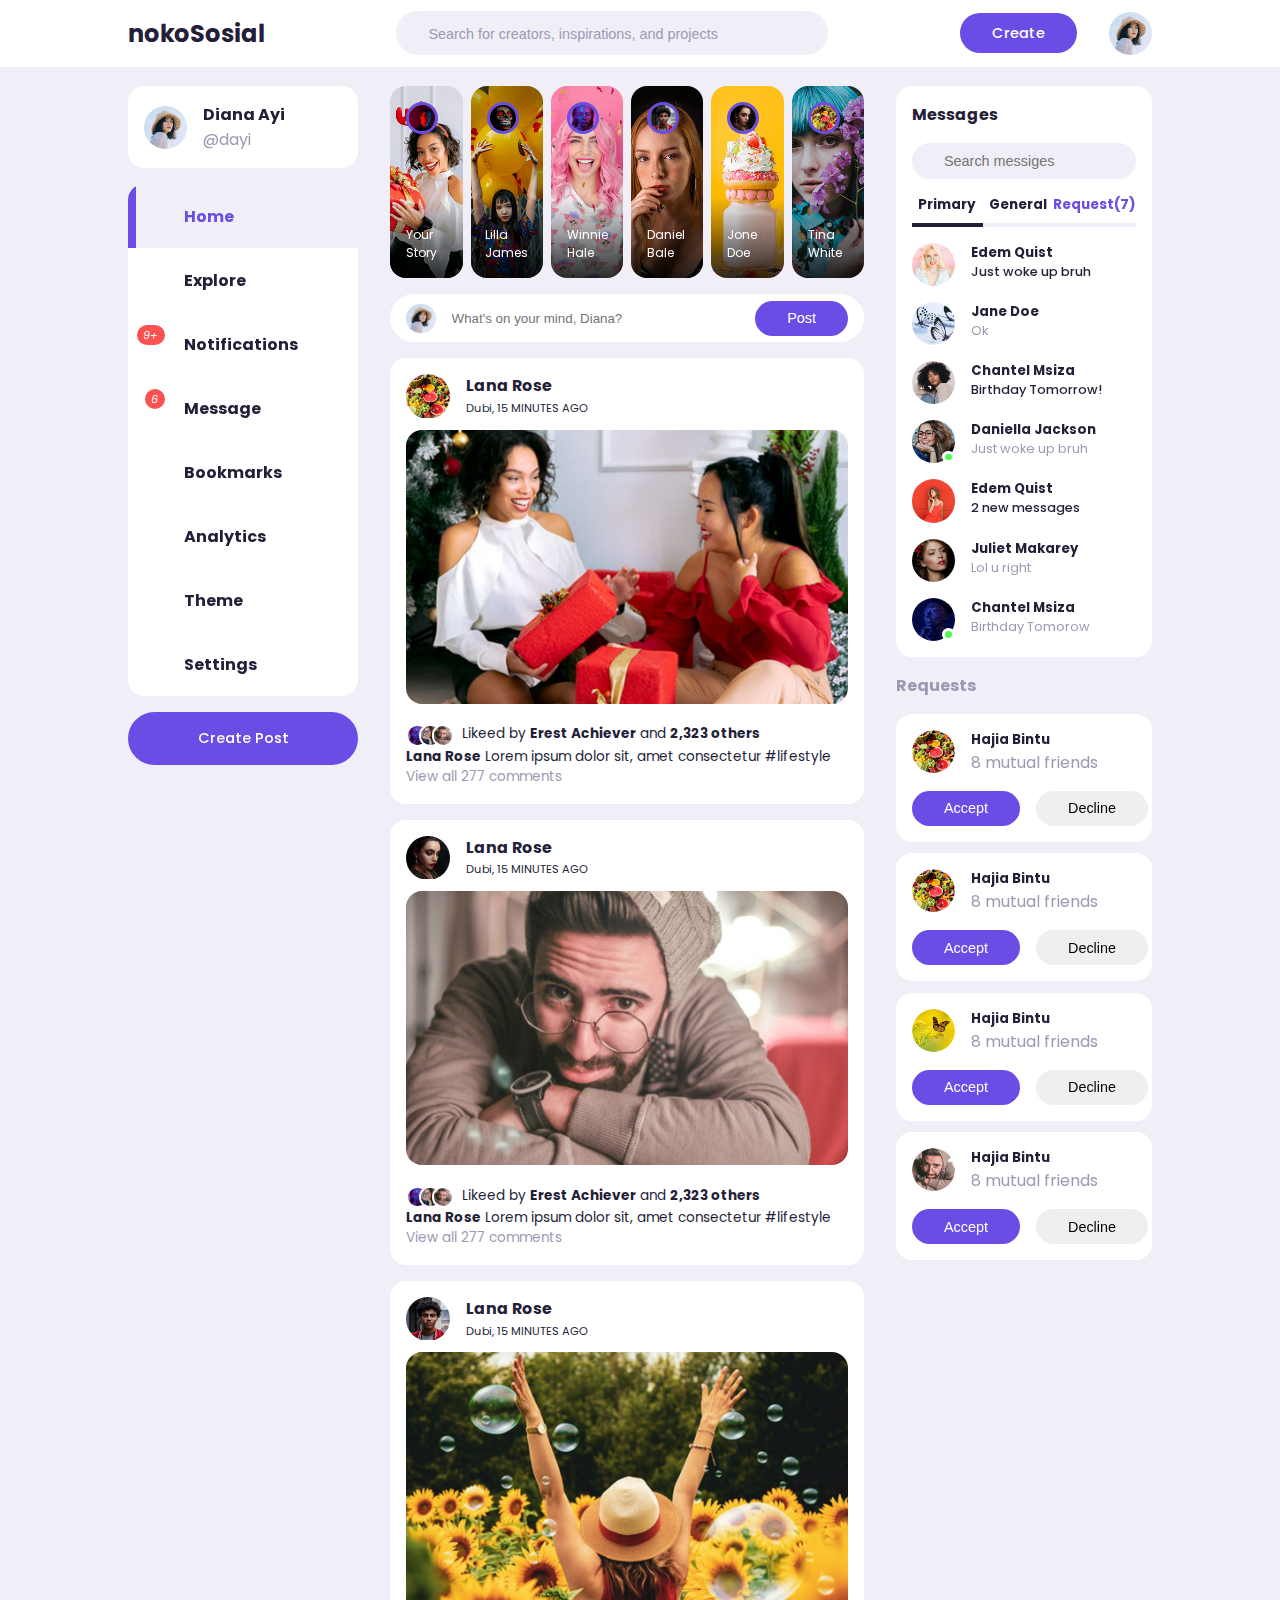
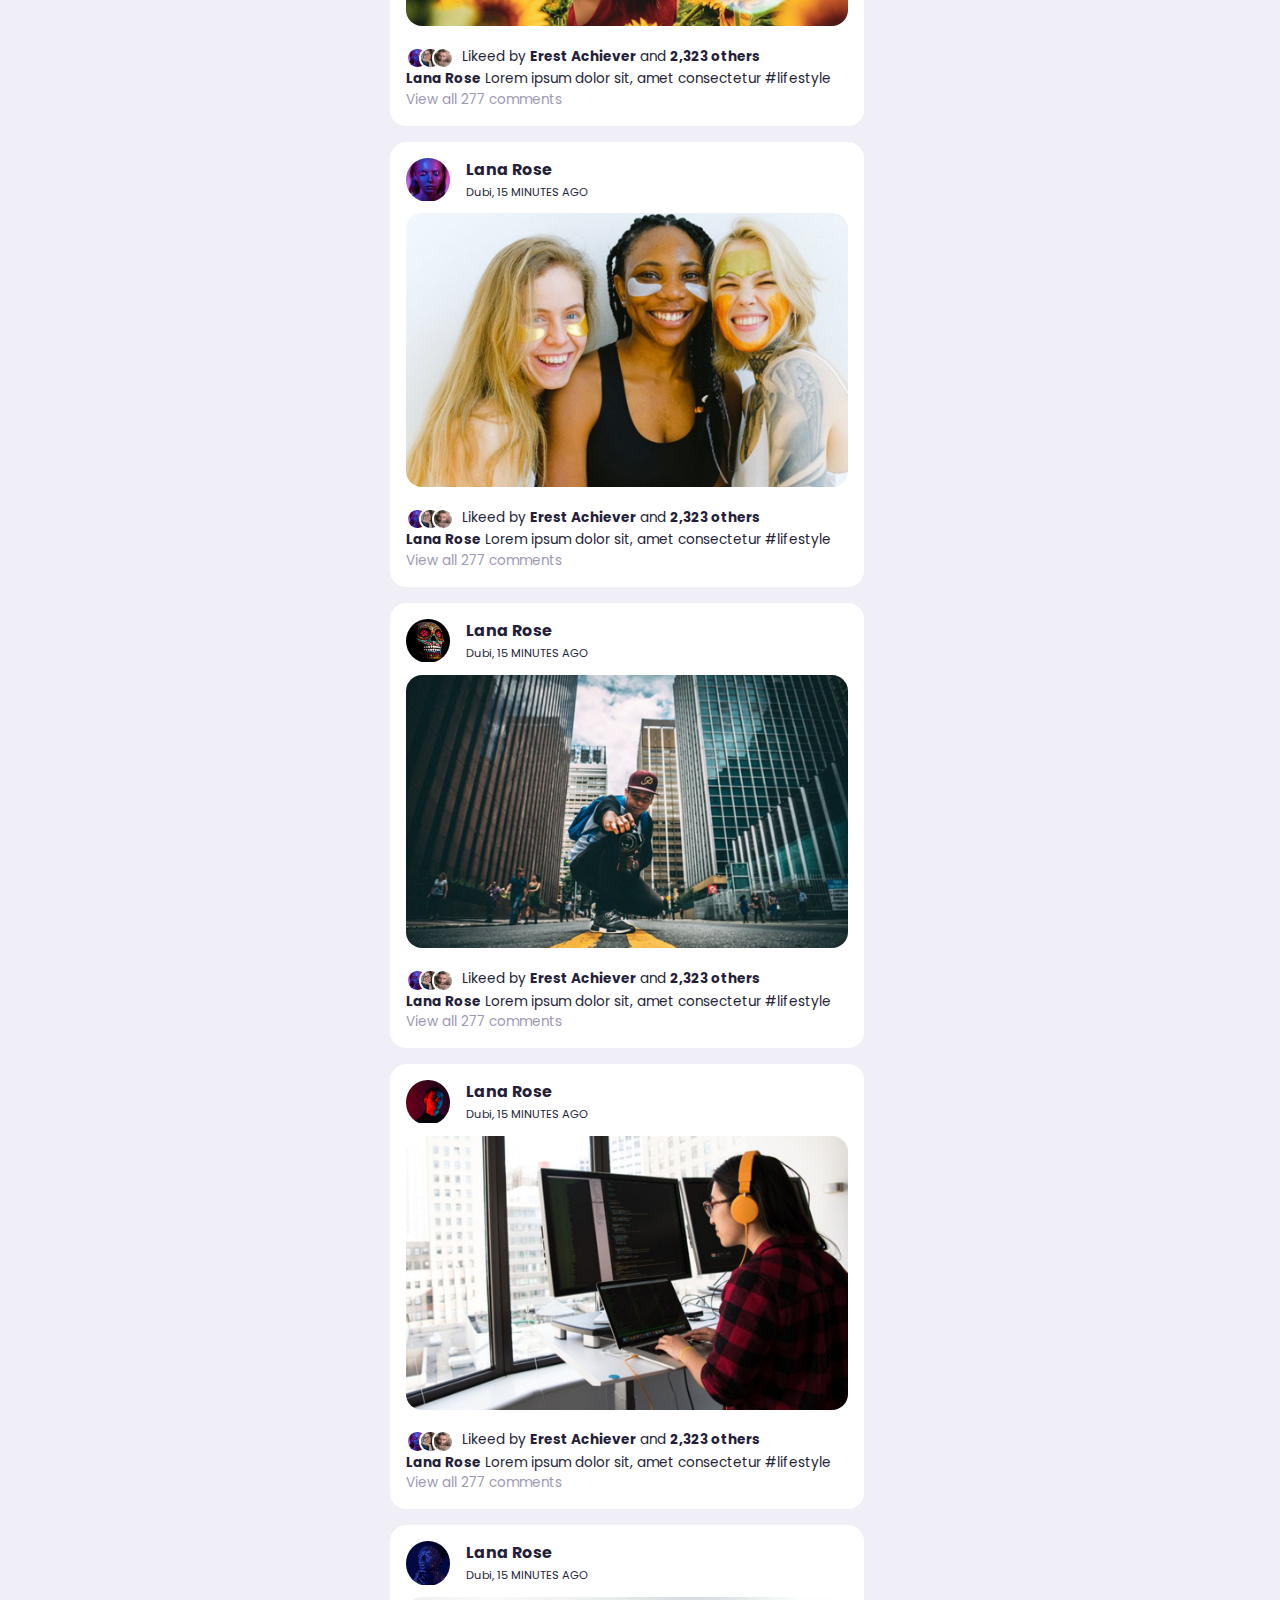
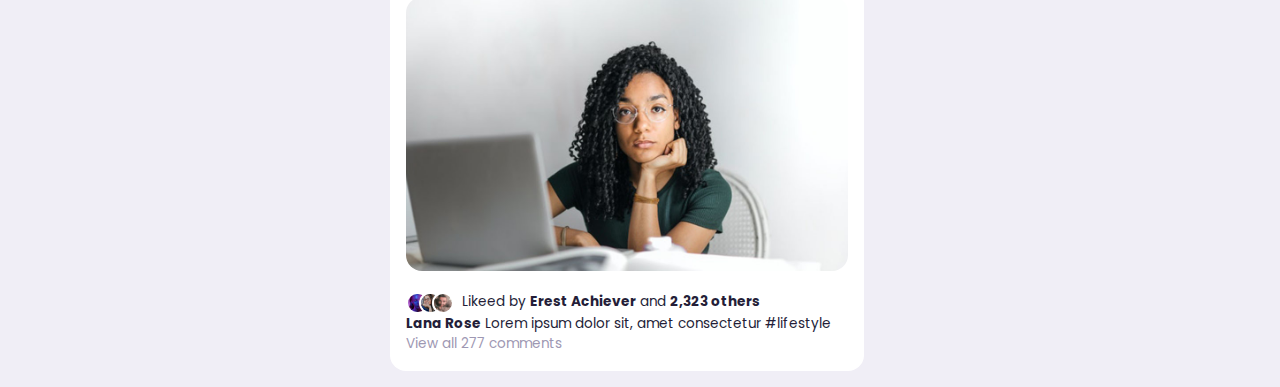
<file: Social Demo/index.html>
<!DOCTYPE html>
<html lang="en">
<head>
    <meta charset="UTF-8">
    <meta http-equiv="X-UA-Compatible" content="IE=edge">
    <meta name="viewport" content="width=device-width, initial-scale=1.0">
    <link rel="stylesheet" href="https://cdnjs.cloudflare.com/ajax/libs/font-awesome/6.2.0/css/all.min.css" integrity="sha512-xh6O/CkQoPOWDdYTDqeRdPCVd1SpvCA9XXcUnZS2FmJNp1coAFzvtCN9BmamE+4aHK8yyUHUSCcJHgXloTyT2A==" crossorigin="anonymous" referrerpolicy="no-referrer" />
    <title>Social media website</title>

     <!-- ---- ICONSCOUT CDN ---- -->
    <!-- <link rel="stylesheet" href="https://unicons.iconscout.com/release/v2.1.6/css/unicons.css"> -->
    <link rel="stylesheet" href="css/style.css">
</head>
<body>
  <nav>
    <div class="container">
      <h2 class="logo">
        nokoSosial
      </h2>
      <div class="search-bar">
        <i class="fa-solid fa-magnifying-glass"></i>
        <input type="search" placeholder="Search for creators, inspirations, and projects">
      </div>
      <div class="create">
        <label class="btn btn-primary" for="create-post">Create</label>
        <div class="profile-photo">
          <img src="./images/profile-1.jpg" alt="">
        </div>
      </div>
    </div>
  </nav>

  <!-- ------------------ MAIN -------------  -->
  <main>
    <div class="container">
      <!-- ============LEFT ===========-->
      <div class="left">
        <div  class="profile">
          <div class="profile-photo">
            <img src="./images/profile-1.jpg" alt="">
          </div>
          <div class="handle">
            <h4>Diana Ayi</h4>
            <p class="text-muted">
              @dayi
            </p>
          </div>
        </div>

        <!-----------SIDEBAR------------>
        <div class="sidebar">
          <a  class="menu-item active">
            <span><i class="fa-solid fa-house"></i></span> <h3>Home</h3>
          </a>
          <a  class="menu-item ">
            <span><i class="fa-regular fa-compass"></i></span> <h3>Explore</h3>
          </a>
          <a  class="menu-item " id="notifications">
            <span><i class="fa-regular fa-bell"><small class="notification-count">9+</small></i></span> <h3>Notifications</h3>
            <!-------------NOTIFIKATION----------->
            <div class="notifications-popup">
              <div>
                <div class="profile-photo">
                  <img src="./images/profile-2.jpg" alt="">
                </div>
                <div class="notification-body">
                  <b>Keken Benjamin</b> accepted your friend request
                  <small class="text-muted">2 DAYS AGO</small>
                </div>
              </div>
              <div>
                <div class="profile-photo">
                  <img src="./images/profile-3.jpg" alt="">
                </div>
                <div class="notification-body">
                  <b>Jone Deo</b> commented in your post
                  <small class="text-muted">1 HOUR AGO</small>
                </div>
              </div>
              <div>
                <div class="profile-photo">
                  <img src="./images/profile-4.jpg" alt="">
                </div>
                <div class="notification-body">
                  <b>Mary Oppong</b> and <b>283 others</b> liked your post
                  <small class="text-muted">4 MINUTES AGO</small>
                </div>
              </div>
              <div>
                <div class="profile-photo">
                  <img src="./images/profile-5.jpg" alt="">
                </div>
                <div class="notification-body">
                  <b>Doris Y.Lartey</b> commented on a post your are tagged in
                  <small class="text-muted">2 DAYS AGO</small>
                </div>
              </div>
              <div>
                <div class="profile-photo">
                  <img src="./images/profile-6.jpg" alt="">
                </div>
                <div class="notification-body">
                  <b>Donal Trump</b> commented on a post your are tagged in
                  <small class="text-muted">1 HOUR AGO</small>
                </div>
              </div>
              <div>
                <div class="profile-photo">
                  <img src="./images/profile-7.jpg" alt="">
                </div>
                <div class="notification-body">
                  <b>Jone Deo</b> commented on your post
                  <small class="text-muted">1 HOUR AGO</small>
                </div>
              </div>
              <!-------------End NOTIFICATION POPUP-->
            </div>
          </a>
          <a  class="menu-item " id="massages-notifications">
            <span><i class="fa-regular fa-envelope" ><small class="notification-count">6</small>
            </i></span> <h3>Message</h3>
          </a>
          <a  class="menu-item ">
            <span><i class="fa-regular fa-bookmark"></i></span> <h3>Bookmarks</h3>
          </a>
          <a  class="menu-item ">
            <span><i class="fa-solid fa-chart-line"></i></span> <h3>Analytics</h3>
          </a>
          <a  class="menu-item ">
            <span><i class="fa-solid fa-palette"></i></span> <h3>Theme</h3>
          </a>
          <a  class="menu-item ">
            <span><i class="fa-solid fa-gear"></i></span> <h3>Settings</h3>
          </a>
            
            
        </div>
        <!-----------END OF SIDEBAR------------>
        <label for="create-post" class="btn btn-primary">Create Post</label>
      </div>
      <! ---------------------- END OF LEFT ------------->


      <!------------------MIDLE----------------->
      <div class="middle">
        <!-------------- STORIES -------------->
        <div class="stories">
          <div class="story">
            <div class="profile-photo">
              <img src="./images/profile-8.jpg" alt="">
            </div>
            <p class="name">Your Story</p>
          </div>
          <div class="story">
            <div class="profile-photo">
              <img src="./images/profile-9.jpg" alt="">
            </div>
            <p class="name">Lilla James</p>
          </div>
          <div class="story">
            <div class="profile-photo">
              <img src="./images/profile-10.jpg" alt="">
            </div>
            <p class="name">Winnie Hale</p>
          </div>
          <div class="story">
            <div class="profile-photo">
              <img src="./images/profile-11.jpg" alt="">
            </div>
            <p class="name">Daniel Bale</p>
          </div>
          <div class="story">
            <div class="profile-photo">
              <img src="./images/profile-12.jpg" alt="">
            </div>
            <p class="name">Jone Doe</p>
          </div>
          <div class="story">
            <div class="profile-photo">
              <img src="./images/profile-13.jpg" alt="">
            </div>
            <p class="name">Tina White</p>
          </div>
        </div>
        <!----------------- END OF STORIES-->
        <form class="create-post">
          <div class="profile-photo">
            <img src="./images/profile-1.jpg" alt="">
          </div>
          <input type="text" placeholder="What's on your mind, Diana?" id="create-post">
          <input type="submit" value="Post" class="btn btn-primary">
        </form>

        <!----------------- REEDS ---------------->
        <div class="feeds">
          <!------------ FEED1-------------->
          <div class="feed">
            <div class="head">
              <div class="user">
                <div class="profile-photo">
                  <img src="./images/profile-13.jpg" alt="">
                </div>
                <div class="info">
                  <h3>Lana Rose</h3>
                  <small>Dubi, 15 MINUTES AGO</small>
                </div>
              </div>
              <span class="edit">
                <i class="fa-solid fa-ellipsis"></i>
              </span>
            </div>

            <div class="photo">
              <img src="./images/feed-1.jpg" alt="">
            </div>

            <div class="action-buttons">
              <div class="interaction-buttons">
                <span><i class="fa-regular fa-heart"></i></span>
                <span><i class="fa-regular fa-comment"></i></span>
                <span><i class="fa-solid fa-share"></i></span>

              </div>
              <div class="bookmark">
                <span><i class="fa-solid fa-bookmark"></i></span>
              </div>
            </div>

            <div class="liked-by">
              <span><img src="./images/profile-10.jpg" alt=""></span>
              <span><img src="./images/profile-4.jpg" alt=""></span>
              <span><img src="./images/profile-15.jpg" alt=""></span>
              <p>Likeed by <b>Erest Achiever</b> and <b>2,323 others</b></p>
            </div>

            <div class="caption">
              <p><b>Lana Rose</b> Lorem ipsum dolor sit, amet consectetur <span class="harsh-tag">#lifestyle </span></p>
            </div>
            <div class="comments text-muted">
              View all 277 comments
            </div>
          </div>
          <!------------ FEED2-------------->
          <div class="feed">
            <div class="head">
              <div class="user">
                <div class="profile-photo">
                  <img src="./images/profile-12.jpg" alt="">
                </div>
                <div class="info">
                  <h3>Lana Rose</h3>
                  <small>Dubi, 15 MINUTES AGO</small>
                </div>
              </div>
              <span class="edit">
                <i class="fa-solid fa-ellipsis"></i>
              </span>
            </div>

            <div class="photo">
              <img src="./images/feed-2.jpg" alt="">
            </div>

            <div class="action-buttons">
              <div class="interaction-buttons">
                <span><i class="fa-regular fa-heart"></i></span>
                <span><i class="fa-regular fa-comment"></i></span>
                <span><i class="fa-solid fa-share"></i></span>

              </div>
              <div class="bookmark">
                <span><i class="fa-solid fa-bookmark"></i></span>
              </div>
            </div>

            <div class="liked-by">
              <span><img src="./images/profile-10.jpg" alt=""></span>
              <span><img src="./images/profile-4.jpg" alt=""></span>
              <span><img src="./images/profile-15.jpg" alt=""></span>
              <p>Likeed by <b>Erest Achiever</b> and <b>2,323 others</b></p>
            </div>

            <div class="caption">
              <p><b>Lana Rose</b> Lorem ipsum dolor sit, amet consectetur <span class="harsh-tag">#lifestyle </span></p>
            </div>
            <div class="comments text-muted">
              View all 277 comments
            </div>
          </div>
          <!------------ FEED3-------------->
          <div class="feed">
            <div class="head">
              <div class="user">
                <div class="profile-photo">
                  <img src="./images/profile-11.jpg" alt="">
                </div>
                <div class="info">
                  <h3>Lana Rose</h3>
                  <small>Dubi, 15 MINUTES AGO</small>
                </div>
              </div>
              <span class="edit">
                <i class="fa-solid fa-ellipsis"></i>
              </span>
            </div>

            <div class="photo">
              <img src="./images/feed-3.jpg" alt="">
            </div>

            <div class="action-buttons">
              <div class="interaction-buttons">
                <span><i class="fa-regular fa-heart"></i></span>
                <span><i class="fa-regular fa-comment"></i></span>
                <span><i class="fa-solid fa-share"></i></span>

              </div>
              <div class="bookmark">
                <span><i class="fa-solid fa-bookmark"></i></span>
              </div>
            </div>

            <div class="liked-by">
              <span><img src="./images/profile-10.jpg" alt=""></span>
              <span><img src="./images/profile-4.jpg" alt=""></span>
              <span><img src="./images/profile-15.jpg" alt=""></span>
              <p>Likeed by <b>Erest Achiever</b> and <b>2,323 others</b></p>
            </div>

            <div class="caption">
              <p><b>Lana Rose</b> Lorem ipsum dolor sit, amet consectetur <span class="harsh-tag">#lifestyle </span></p>
            </div>
            <div class="comments text-muted">
              View all 277 comments
            </div>
          </div>
          <!------------ FEED4-------------->
          <div class="feed">
            <div class="head">
              <div class="user">
                <div class="profile-photo">
                  <img src="./images/profile-10.jpg" alt="">
                </div>
                <div class="info">
                  <h3>Lana Rose</h3>
                  <small>Dubi, 15 MINUTES AGO</small>
                </div>
              </div>
              <span class="edit">
                <i class="fa-solid fa-ellipsis"></i>
              </span>
            </div>

            <div class="photo">
              <img src="./images/feed-4.jpg" alt="">
            </div>

            <div class="action-buttons">
              <div class="interaction-buttons">
                <span><i class="fa-regular fa-heart"></i></span>
                <span><i class="fa-regular fa-comment"></i></span>
                <span><i class="fa-solid fa-share"></i></span>

              </div>
              <div class="bookmark">
                <span><i class="fa-solid fa-bookmark"></i></span>
              </div>
            </div>

            <div class="liked-by">
              <span><img src="./images/profile-10.jpg" alt=""></span>
              <span><img src="./images/profile-4.jpg" alt=""></span>
              <span><img src="./images/profile-15.jpg" alt=""></span>
              <p>Likeed by <b>Erest Achiever</b> and <b>2,323 others</b></p>
            </div>

            <div class="caption">
              <p><b>Lana Rose</b> Lorem ipsum dolor sit, amet consectetur <span class="harsh-tag">#lifestyle </span></p>
            </div>
            <div class="comments text-muted">
              View all 277 comments
            </div>
          </div>
          <!------------ FEED5-------------->
          <div class="feed">
            <div class="head">
              <div class="user">
                <div class="profile-photo">
                  <img src="./images/profile-9.jpg" alt="">
                </div>
                <div class="info">
                  <h3>Lana Rose</h3>
                  <small>Dubi, 15 MINUTES AGO</small>
                </div>
              </div>
              <span class="edit">
                <i class="fa-solid fa-ellipsis"></i>
              </span>
            </div>

            <div class="photo">
              <img src="./images/feed-5.jpg" alt="">
            </div>

            <div class="action-buttons">
              <div class="interaction-buttons">
                <span><i class="fa-regular fa-heart"></i></span>
                <span><i class="fa-regular fa-comment"></i></span>
                <span><i class="fa-solid fa-share"></i></span>

              </div>
              <div class="bookmark">
                <span><i class="fa-solid fa-bookmark"></i></span>
              </div>
            </div>

            <div class="liked-by">
              <span><img src="./images/profile-10.jpg" alt=""></span>
              <span><img src="./images/profile-4.jpg" alt=""></span>
              <span><img src="./images/profile-15.jpg" alt=""></span>
              <p>Likeed by <b>Erest Achiever</b> and <b>2,323 others</b></p>
            </div>

            <div class="caption">
              <p><b>Lana Rose</b> Lorem ipsum dolor sit, amet consectetur <span class="harsh-tag">#lifestyle </span></p>
            </div>
            <div class="comments text-muted">
              View all 277 comments
            </div>
          </div>
          <!------------ FEED6-------------->
          <div class="feed">
            <div class="head">
              <div class="user">
                <div class="profile-photo">
                  <img src="./images/profile-8.jpg" alt="">
                </div>
                <div class="info">
                  <h3>Lana Rose</h3>
                  <small>Dubi, 15 MINUTES AGO</small>
                </div>
              </div>
              <span class="edit">
                <i class="fa-solid fa-ellipsis"></i>
              </span>
            </div>

            <div class="photo">
              <img src="./images/feed-6.jpg" alt="">
            </div>

            <div class="action-buttons">
              <div class="interaction-buttons">
                <span><i class="fa-regular fa-heart"></i></span>
                <span><i class="fa-regular fa-comment"></i></span>
                <span><i class="fa-solid fa-share"></i></span>

              </div>
              <div class="bookmark">
                <span><i class="fa-solid fa-bookmark"></i></span>
              </div>
            </div>

            <div class="liked-by">
              <span><img src="./images/profile-10.jpg" alt=""></span>
              <span><img src="./images/profile-4.jpg" alt=""></span>
              <span><img src="./images/profile-15.jpg" alt=""></span>
              <p>Likeed by <b>Erest Achiever</b> and <b>2,323 others</b></p>
            </div>

            <div class="caption">
              <p><b>Lana Rose</b> Lorem ipsum dolor sit, amet consectetur <span class="harsh-tag">#lifestyle </span></p>
            </div>
            <div class="comments text-muted">
              View all 277 comments
            </div>
          </div>
          <!------------ FEED7-------------->
          <div class="feed">
            <div class="head">
              <div class="user">
                <div class="profile-photo">
                  <img src="./images/profile-7.jpg" alt="">
                </div>
                <div class="info">
                  <h3>Lana Rose</h3>
                  <small>Dubi, 15 MINUTES AGO</small>
                </div>
              </div>
              <span class="edit">
                <i class="fa-solid fa-ellipsis"></i>
              </span>
            </div>

            <div class="photo">
              <img src="./images/feed-7.jpg" alt="">
            </div>

            <div class="action-buttons">
              <div class="interaction-buttons">
                <span><i class="fa-regular fa-heart"></i></span>
                <span><i class="fa-regular fa-comment"></i></span>
                <span><i class="fa-solid fa-share"></i></span>

              </div>
              <div class="bookmark">
                <span><i class="fa-solid fa-bookmark"></i></span>
              </div>
            </div>

            <div class="liked-by">
              <span><img src="./images/profile-10.jpg" alt=""></span>
              <span><img src="./images/profile-4.jpg" alt=""></span>
              <span><img src="./images/profile-15.jpg" alt=""></span>
              <p>Likeed by <b>Erest Achiever</b> and <b>2,323 others</b></p>
            </div>

            <div class="caption">
              <p><b>Lana Rose</b> Lorem ipsum dolor sit, amet consectetur <span class="harsh-tag">#lifestyle </span></p>
            </div>
            <div class="comments text-muted">
              View all 277 comments
            </div>
          </div>
          <!----------------END OF FEED-->

        </div>
        <!------------------END OF FEEDS------------->

      </div>
      <!--================ END OF MIDDLE =============-->



      <!------------------RIGHT--------------->
      <div class="right">
        <div class="messages">
          <div class="heading">
            <h4>Messages</h4> <i class="fa-solid fa-pen-to-square"></i>
          </div>
          <!-- ========== SEARCH BAR ====== -->
          <div class="search-bar">
            <i class="fa-solid fa-magnifying-glass"></i>
            <input type="search" placeholder="Search messiges" id="message-search">
          </div>
          <!-- ========== MESSAGE CATEGORY ====== -->
          <div class="category">
            <h6 class="active">Primary</h6>
            <h6 >General</h6>
            <h6 class="message-requests">Request(7)</h6>
          </div>
           <!-- ========== MESSAGE  ====== -->
           <div class="message">
            <div class="profile-photo">
              <img src="./images/profile-17.jpg" alt="">
            </div>
            <div class="message-body">
              <h5>Edem Quist</h5>
              <p class="text-bold">Just woke up bruh</p>
            </div>
           </div>
           <!-- ========== MESSAGE  ====== -->
           <div class="message">
            <div class="profile-photo">
              <img src="./images/profile-2.jpg" alt="">
            </div>
            <div class="message-body">
              <h5>Jane Doe</h5>
              <p class="text-muted">Ok</p>
            </div>
           </div>
           <!-- ========== MESSAGE  ====== -->
           <div class="message">
            <div class="profile-photo">
              <img src="./images/profile-3.jpg" alt="">
            </div>
            <div class="message-body">
              <h5>Chantel Msiza</h5>
              <p class="text-bold">Birthday Tomorrow!</p>
            </div>
           </div>
           <!-- ========== MESSAGE  ====== -->
           <div class="message">
            <div class="profile-photo">
              <img src="./images/profile-4.jpg" alt="">
              <div class="active"></div>
            </div>
            <div class="message-body">
              <h5>Daniella Jackson</h5>
              <p class="text-muted">Just woke up bruh</p>
            </div>
           </div>
           <!-- ========== MESSAGE  ====== -->
           <div class="message">
            <div class="profile-photo">
              <img src="./images/profile-5.jpg" alt="">
            </div>
            <div class="message-body">
              <h5>Edem Quist</h5>
              <p class="text-bold">2 new messages</p>
            </div>
           </div>
           <!-- ========== MESSAGE  ====== -->
           <div class="message">
            <div class="profile-photo">
              <img src="./images/profile-6.jpg" alt="">
            </div>
            <div class="message-body">
              <h5>Juliet Makarey</h5>
              <p class="text-muted">Lol u right</p>
            </div>
           </div>
           <!-- ========== MESSAGE  ====== -->
           <div class="message">
            <div class="profile-photo">
              <img src="./images/profile-7.jpg" alt="">
              <div class="active"></div>
            </div>
            <div class="message-body">
              <h5>Chantel Msiza</h5>
              <p class="text-muted">Birthday Tomorow</p>
            </div>
           </div>
        </div>
        <!--   ============== END OF MESSAGE ======-->


        <!----============== FRIEND REQUSTS =========-->
        <div class="friend-requests">
          <h4>Requests</h4>
          <div class="request">
            <div class="info">
              <div class="profile-photo">
                <img src="./images/profile-13.jpg" alt="">
              </div>
              <div>
                <h5>Hajia Bintu</h5>
                <p class="text-muted">
                  8 mutual friends
                </p>
              </div>
            </div>
            <div class="action">
              <button class="btn btn-primary">
                Accept
              </button>
              <button class="btn ">
                Decline
              </button>
            </div>
          </div>
          <div class="request">
            <div class="info">
              <div class="profile-photo">
                <img src="./images/profile-13.jpg" alt="">
              </div>
              <div>
                <h5>Hajia Bintu</h5>
                <p class="text-muted">
                  8 mutual friends
                </p>
              </div>
            </div>
            <div class="action">
              <button class="btn btn-primary">
                Accept
              </button>
              <button class="btn ">
                Decline
              </button>
            </div>
          </div>
          <div class="request">
            <div class="info">
              <div class="profile-photo">
                <img src="./images/profile-14.jpg" alt="">
              </div>
              <div>
                <h5>Hajia Bintu</h5>
                <p class="text-muted">
                  8 mutual friends
                </p>
              </div>
            </div>
            <div class="action">
              <button class="btn btn-primary">
                Accept
              </button>
              <button class="btn ">
                Decline
              </button>
            </div>
          </div>
          <div class="request">
            <div class="info">
              <div class="profile-photo">
                <img src="./images/profile-15.jpg" alt="">
              </div>
              <div>
                <h5>Hajia Bintu</h5>
                <p class="text-muted">
                  8 mutual friends
                </p>
              </div>
            </div>
            <div class="action">
              <button class="btn btn-primary">
                Accept
              </button>
              <button class="btn ">
                Decline
              </button>
            </div>
          </div>
        </div>
      </div>
       <!--=================== End OF RIGHT ==============-->


    </div>
  </main>
  <!--============================= THEME CUSTOMIZATION ==================-->
  <div class="customize-theme">
    <div class="card">
      <h2>Customize your view</h2>
      <p class="text-muted">Manage your fant size, color, and background.</p>

      <!--========== FONT SIZES====-->
      <div class="font-size">
        <h4>Font Size</h4>
        <div>
          <h6>Aa</h6>
          <div class="choose-size">
            <span class="font-size-1"></span>
            <span class="font-size-2"></span>
            <span class="font-size-3"></span>
            <span class="font-size-4"></span>
            <span class="font-size-5"></span>
          </div>
          <h3>Aa</h3>
        </div>
      </div>
      
      <!--========PRIMARY COLORS-->
      <div class="color">
        <h4>Color</h4>
        <div class="choose-color">
          <span class="color-1 active"></span>
          <span class="color-2"></span>
          <span class="color-3"></span>
          <span class="color-4"></span>
          <span class="color-5"></span>
        </div>
      </div>

      <!--==========BACKGROUND COLORS-->
      <div class="background">
        <h4>Background</h4>
        <div class="choose-bg ">
          <div class="bg-1 active">
            <span></span>
            <h5 for="bg-1">Light</h5>
          </div>
          <div class="bg-2">
            <span></span>
            <h5 for="bg-2">Dim</h5>
          </div>
          <div class="bg-3">
            <span></span>
            <h5 for="bg-3">Lights Out</h5>
          </div>
        </div>
      </div>
    </div>
  </div>
<script src="js/main.js"></script>
</body>
</html>
</html>
</file>
<file: food-web/css/style.css>
@import url('https://fonts.googleapis.com/css2?family=Nunito:wght@200;300;400;600;700&display=swap');

:root{
    --green:#27ae60;
    --black:#192a56;
    --light-color:#666;
    --box-shadow:0 .5rem 1.5rem rgba(0,0,0,.1);
}

*{
    font-family: 'Nunito', sans-serif;
    margin:0; padding:0;
    box-sizing: border-box;
    text-decoration: none;
    outline: none; border:none;
    text-transform: capitalize;
    transition: all .2s linear;
}

html{
    font-size: 62.5%;
    overflow-x: hidden;
    scroll-padding-top: 5.5rem;
    scroll-behavior: smooth;
}

section{
    padding:2rem 9%;
}

section:nth-child(even){
    background:#eee;
}

.sub-heading{
    text-align: center;
    color:var(--green);
    font-size: 2rem;
    padding-top: 1rem;
}

.heading{
    text-align: center;
    color:var(--black);
    font-size: 3rem;
    padding-bottom: 2rem;
    text-transform: uppercase;
}

.btn{
    margin-top: 1rem;
    display: inline-block;
    font-size: 1.7rem;
    color:#fff;
    background: var(--black);
    border-radius: .5rem;
    cursor: pointer;
    padding:.8rem 3rem;
}

.btn:hover{
    background: var(--green);
    letter-spacing: .1rem;
}

header{
    position: fixed;
    top:0; left: 0; right:0;
    background: #fff;
    padding:1rem 7%;
    display: flex;
    align-items: center;
    justify-content: space-between;
    z-index: 1000;
    box-shadow: var(--box-shadow);
}

header .logo{
    color:var(--black);
    font-size: 2.5rem;
    font-weight: bolder;
}

header .logo i{
    color:var(--green);
}

header .navbar a{
    font-size: 1.7rem;
    border-radius: .5rem;
    padding:.5rem 1.5rem;
    color:var(--light-color);
}

header .navbar a.active,
header .navbar a:hover{
    color:#fff;
    background: var(--green);
}

header .icons i,
header .icons a{
    cursor: pointer;
    margin-left: .5rem;
    height:4.5rem;
    line-height: 4.5rem;
    width:4.5rem;
    text-align: center;
    font-size: 1.7rem;
    color:var(--black);
    border-radius: 50%;
    background: #eee;
}

header .icons i:hover,
header .icons a:hover{
    color:#fff;
    background: var(--green);
    transform: rotate(360deg);
}

header .icons #menu-bars{
    display: none;
}

#search-form{
    position: fixed;
    top:-110%; left:0; 
    height:100%; width:100%;
    z-index: 1004;
    background:rgba(0,0,0,.8);
    display: flex;
    align-items: center;
    justify-content: center;
    padding:0 1rem;
}

#search-form.active{
    top:0;
}

#search-form #search-box{
    width:50rem;
    border-bottom: .1rem solid #fff;
    padding:1rem 0;
    color:#fff;
    font-size: 3rem;
    text-transform: none;
    background:none;
}

#search-form #search-box::placeholder{
    color:#eee;
}

/* #search-form #search-box::-webkit-search-cancel-button{
    -webkit-appearance: none;
} */

#search-form label{
    color:#fff;
    cursor:pointer;
    font-size: 3rem;
}

#search-form label:hover{
    color:var(--green);
}

#search-form #close{
    position: absolute;
    color:#fff;
    cursor: pointer;
    top: 2rem; right:3rem;
    font-size: 5rem;
}

.home .home-slider .slide{
    display: flex;
    align-items: center;
    flex-wrap: wrap;
    gap:2rem; 
    padding-top: 9rem;
}

.home .home-slider .slide .content{
    flex:1 1 45rem;
}

.home .home-slider .slide .image{
    flex:1 1 45rem;
}

.home .home-slider .slide .image img{
    width: 100%;
}

.home .home-slider .slide .content span{
    color:var(--green);
    font-size: 2.5rem;
}

.home .home-slider .slide .content h3{
    color:var(--black);
    font-size: 7rem;
}

.home .home-slider .slide .content p{
    color:var(--light-color);
    font-size: 2.2rem;
    padding:.5rem 0;
    line-height: 1.5;
}

.swiper-pagination-bullet-active{
    background:var(--green);
}

.dishes .box-container{
    display: grid;
    grid-template-columns: repeat(auto-fit, minmax(28rem, 1fr));
    gap:1.5rem;
}

.dishes .box-container .box{
    padding:2.5rem;
    background:#fff;
    border-radius: .5rem;
    border:.1rem solid rgba(0,0,0,.2);
    box-shadow: var(--box-shadow);
    position: relative;
    overflow: hidden;
    text-align: center;
}

.dishes .box-container .box .fa-heart,
.dishes .box-container .box .fa-eye{
    position: absolute;
    top:1.5rem;
    background:#eee;
    border-radius: 50%;
    height: 5rem;
    width:5rem;
    line-height: 5rem;
    font-size: 2rem;
    color:var(--black);
}

.dishes .box-container .box .fa-heart:hover,
.dishes .box-container .box .fa-eye:hover{
    background: var(--green);
    color:#fff;
}

.dishes .box-container .box .fa-heart{
    right:-15rem;
}

.dishes .box-container .box .fa-eye{
    left:-15rem;
}

.dishes .box-container .box:hover .fa-heart{
    right:1.5rem;
}

.dishes .box-container .box:hover .fa-eye{
    left:1.5rem;
}

.dishes .box-container .box img{
    height:17rem;
    margin:1rem 0;
}

.dishes .box-container .box h3{
    color:var(--black);
    font-size: 2.5rem;
}

.dishes .box-container .box .stars{
    padding:1rem 0;
}

.dishes .box-container .box .stars i{
    font-size: 1.7rem;
    color:var(--green);
}

.dishes .box-container .box span{
    color:var(--green);
    font-weight: bolder;
    margin-right: 1rem;
    font-size: 2.5rem;
}

.about .row{
    display: flex;
    flex-wrap: wrap;
    gap:1.5rem;
    align-items: center;
}

.about .row .image{
    flex:1 1 45rem;
}

.about .row .image img{ 
    width: 100%;
}

.about .row .content{
    flex:1 1 45rem;
}

.about .row .content h3{
    color:var(--black);
    font-size: 4rem;
    padding:.5rem 0;
}

.about .row .content p{
    color:var(--light-color);
    font-size: 1.5rem;
    padding:.5rem 0;
    line-height: 2;
}

.about .row .content .icons-container{
    display: flex;
    gap:1rem;
    flex-wrap: wrap;
    padding:1rem 0;
    margin-top: .5rem;
}

.about .row .content .icons-container .icons{
    background:#eee;
    border-radius: .5rem;
    border:.1rem solid rgba(0,0,0,.2);
    display: flex;
    align-items: center;
    justify-content: center;
    gap:1rem;
    flex:1 1 17rem;
    padding:1.5rem 1rem;
}

.about .row .content .icons-container .icons i{
    font-size: 2.5rem;
    color:var(--green);
}

.about .row .content .icons-container .icons span{
    font-size: 1.5rem;
    color:var(--black);
}

.menu .box-container{
    display: grid;
    grid-template-columns: repeat(auto-fit, minmax(30rem, 1fr));
    gap:1.5rem;
}

.menu .box-container .box{
    background: #fff;
    border:.1rem solid rgba(0,0,0,.2);
    border-radius: .5rem;
    box-shadow: var(--box-shadow);    
}

.menu .box-container .box .image{
    height: 25rem;
    width: 100%;
    padding:1.5rem;
    overflow: hidden;
    position: relative;
}

.menu .box-container .box .image img{
    height: 100%;
    width: 100%;
    border-radius: .5rem;
    object-fit: cover;
}

.menu .box-container .box .image .fa-heart{
    position: absolute;
    top:2.5rem; right: 2.5rem;
    height: 5rem;
    width: 5rem;
    line-height: 5rem;
    text-align: center;
    font-size: 2rem;
    background: #fff;
    border-radius: 50%;
    color:var(--black);
}

.menu .box-container .box .image .fa-heart:hover{
    background-color: var(--green);
    color:#fff;
}

.menu .box-container .box .content{
    padding:2rem;
    padding-top: 0;
}

.menu .box-container .box .content .stars{
    padding-bottom: 1rem;
}

.menu .box-container .box .content .stars i{
   font-size: 1.7rem;
   color:var(--green);
}

.menu .box-container .box .content h3{
    color:var(--black);
    font-size: 2.5rem;
}

.menu .box-container .box .content p{
    color:var(--light-color);
    font-size: 1.6rem;
    padding:.5rem 0;
    line-height: 1.5;
}

.menu .box-container .box .content .price{
    color:var(--green);
    margin-left: 1rem;
    font-size: 2.5rem;
}

.review .slide{
    padding:2rem;
    box-shadow:var(--box-shadow);
    border:.1rem solid rgba(0,0,0,.2);
    border-radius: .5rem;
    position: relative;    
}

.review .slide .fa-quote-right{
    position: absolute;
    top:2rem; right:2rem;
    font-size: 6rem;
    color:#ccc;
}

.review .slide .user{
    display: flex;
    gap:1.5rem;
    align-items: center;
    padding-bottom: 1.5rem;
}

.review .slide .user img{
    height: 7rem;
    width: 7rem;
    border-radius: 50%;
    object-fit: cover;
}

.review .slide .user h3{
    color:var(--black);
    font-size: 2rem;
    padding-bottom: .5rem;
}

.review .slide .user i{
    font-size: 1.3rem;
    color:var(--green);
}

.review .slide p{
    font-size: 1.5rem;
    line-height: 1.8;
    color:var(--light-color);
}

.order form{
    max-width:90rem;
    border-radius: .5rem;
    box-shadow: var(--box-shadow);
    border:.1rem solid rgba(0,0,0,.2);
    background:#fff;
    padding:1.5rem;
    margin:0 auto;
}

.order form .inputBox{
    display: flex;
    flex-wrap: wrap;
    justify-content: space-between;
}

.order form .inputBox .input{
    width:49%;
}

.order form .inputBox .input span{
    display:block;
    padding:.5rem 0;
    font-size: 1.5rem;
    color:var(--light-color);
}

.order form .inputBox .input input,
.order form .inputBox .input textarea{
    background:#eee;
    border-radius: .5rem;
    padding:1rem;
    font-size: 1.6rem;
    color:var(--black);
    text-transform: none;
    margin-bottom: 1rem;
    width:100%;
}

.order form .inputBox .input input:focus,
.order form .inputBox .input textarea:focus{
    border:.1rem solid var(--green);
}

.order form .inputBox .input textarea{
    height:20rem;
    resize: none;
}

.order form .btn{
    margin-top: 0;
}

.footer .box-container{
    display: grid;
    grid-template-columns: repeat(auto-fit, minmax(25rem, 1fr));
    gap:1.5rem;
}

.footer .box-container .box h3{
    padding:.5rem 0;
    font-size: 2.5rem;
    color:var(--black);
}

.footer .box-container .box a{
    display: block;
    padding:.5rem 0;
    font-size: 1.5rem;
    color:var(--light-color);
}

.footer .box-container .box a:hover{
    color:var(--green);
    text-decoration: underline;
}

.footer .credit{
    text-align: center;
    border-top: .1rem solid rgba(0,0,0,.1);
    font-size: 2rem;
    color:var(--black);
    padding:.5rem;
    padding-top: 1.5rem;
    margin-top: 1.5rem;
}

.footer .credit span{
    color:var(--green);
}

.loader-container{
    position: fixed;
    top:0; left:0;
    height:100%; 
    width:100%;
    z-index: 10000;
    background:#fff;
    display: flex;
    align-items: center;
    justify-content: center;
    overflow: hidden;
}

.loader-container img{
    width:35rem;
}

.loader-container.fade-out{
    top:-110%;
    opacity:0;
}


































/* media queries  */

@media (max-width:991px){

    html{
        font-size: 55%;
    }
    
    header{
        padding:1rem 2rem;
    }

    section{
        padding:2rem;
    }


}

@media (max-width:768px){

    header .icons #menu-bars{
        display: inline-block;
    }

    header .navbar{
        position: absolute;
        top:100%; left:0; right:0;
        background:#fff;
        border-top: .1rem solid rgba(0,0,0,.2);
        border-bottom: .1rem solid rgba(0,0,0,.2);
        padding:1rem;
        clip-path: polygon(0 0, 100% 0, 100% 0, 0 0);
    }

    header .navbar.active{
        clip-path: polygon(0 0, 100% 0, 100% 100%, 0% 100%);
    }

    header .navbar a{
        display: block;
        padding:1.5rem;
        margin:1rem;
        font-size: 2rem;
        background:#eee;
    }

    #search-form #search-box{
        width:90%;
        margin:0 1rem;
    }

    .home .home-slider .slide .content h3{
        font-size: 5rem;
    }

}

@media (max-width:450px){

    html{
        font-size: 50%;
    }

    .dishes .box-container .box img{
        height:auto;
        width: 100%;
    }

    .order form .inputBox .input{
        width:100%;
    }

}
</file>
<file: psd-to-html/css/style.css>
@import url('https://fonts.googleapis.com/css2?family=Cormorant+Garamond:wght@300;400;500;600;700&family=Inter:wght@200;300;400;500;600;700;800;900&family=Open+Sans:wght@300;400;500;600;700;800&family=Proza+Libre:wght@400;500;600;700;800&display=swap');

 /* comon css */

*, *::before, *::after {
    box-sizing: border-box;
    margin: 0; 
    padding: 0;
    outline: 0;
    border: none;
    text-decoration: none;
    list-style: none;
}
body {
    font-family: 'Cormorant Garamond', serif;
    font-family: 'Inter', sans-serif;
    font-family: 'Open Sans', sans-serif;
    font-family: 'Proza Libre', sans-serif;
    overflow-x: hidden;
}
header {
    background: url(../images/header-bgpng.png);
    background-position: center;
    background-repeat: no-repeat;
    background-size: cover;
}
.container {
    width: 80%;
    margin: 0 auto;
}
 img {
    display: block;
    width: 100%;
 }
 .btn {
    font-family: 'Open Sans', sans-serif;
    font-weight: 500;
    font-size: 20px;
    padding: 12px 18px;
    border-radius: 10px;
    color: white;
    background:#ff4b00;
}

  /* ================ NAVBAR ======== */

  nav {
    width: 100%;
    padding-top: 100px;
    
  }

  .container .navbar {
    display: flex;
    justify-content: space-between;
    align-items: center;
  }
  .navbar .navbar-manu::after{
    content: '';
    display: table;
    clear: both;
  }
  .navbar .navbar-manu li{
    float: left;
    padding: 14px 16px;
    /* display: inline-block; */
    /* background: yellow; */
   
  }
  .navbar .navbar-manu li:first-child {
    padding-left: 0;
  }
  .navbar .navbar-manu li a {
    font-family: 'Open Sans', sans-serif;
    font-weight: bold;
    color: #000b2c;
    font-size: 18px;
    text-align: center;
  }
.navbar .navbar-manu li a:hover {
    border-bottom: 2px solid red;
}
.navbar .navbar-manu li a.active {
   border-bottom: 2px solid red;
}
.navbar .navbar-logo {
    display: flex;
    justify-content: space-between;
    align-items: center;
}
.navbar .navbar-logo a{
    font-family: 'Proza Libre', sans-serif;
    font-weight: 500;
    font-size: 20px;
    color: white;
    text-align: center;
    margin-left: 5px;
}
.header-body {
    padding: 100px 0;
}
.header-body h1 {
    font-size: 130px;
    font-family: 'Cormorant Garamond', serif;
    font-weight: 500;
    font-style: italic;
    color: black;
}
.header-body h5 {
    font-family: 'Open Sans', sans-serif;
    font-weight: 400;
    color: #ff4b00;
    font-size: 26px;
}
.header-body p {
    padding: 15px 0;
    font-family: 'Open Sans', sans-serif;
    font-weight: 300;
    font-size: 12px;
}
.header-body .btn {
    margin-top: 40px;
    margin-bottom: 20px;
}
.dark-coffee-bg {
  width: 100%;
  position: relative;

}
.dark-coffee-bg {
  background: url(../images/bg-1.png);
  background-position: right;
  background-repeat: no-repeat;
  background-size: contain;
}
.dark-coffee-bg .row {
  /* position: absolute; */
  display: flex;
   align-items: center;  
  justify-content: space-between; 
  padding: 200px 0;
}
.dark-coffee-bg .row::after {
  content: '';
  display: table;
  clear: both;
}
.dark-coffee-bg .row .colum{
  float: left;
  width: 33.33%;
}
.dark-coffee-bg .colum h1 {
  font-family: 'Cormorant Garamond', serif;
  font-weight: 700;
  font-style: italic;
  font-size: 130px;
  color: #00194b;
  line-height: 1;
}
.dark-coffee-bg .colum .btn {
  margin-top: 60px;
}
.dark-coffee-bg .colum img {
  padding: 30px;
}
.dark-coffee-bg .colum p {
  text-align: right;
  color: white;
  font-size: 15px;
}
.cold-coffee-bg {
  background: url(../images/bg-2.png);
  background-position: left;
  background-repeat: no-repeat;
  background-size: contain;
}
.cold-coffee-bg .row {
  display: flex;
  justify-content: space-between;
  align-items: center;
  padding: 200px 0;
}
.cold-coffee-bg .colum {
  /* float: left; */
  width: 33.33%;
}
.cold-coffee-bg .colum .cold-text p {
  color: white;
  margin-right: 20px;
  font-size: 15px;
  font-family: 'Open Sans', sans-serif;
}
.cold-coffee-bg .colum .cold-img {
  margin: 20px;
}
.cold-coffee-bg .colum .cold-title {
  text-align: right;
}
.cold-coffee-bg .colum .cold-title h1{
  font-family: 'Cormorant Garamond', serif;
  font-weight: 700;
  font-style: italic;
  font-size: 130px;
  color: #00194b;
  line-height: 1;
}
.cold-coffee-bg .colum .cold-title .btn {
  margin: 100px 0;
}
.hot-coffee-bg {
  background: url(../images/bg-3.png);
  background-position: right;
  background-repeat: no-repeat;
  background-size: contain;
}
.hot-coffee-bg .row {
  display: flex;
  justify-content: space-between;
  align-items: center;
  padding: 200px 0;
}
.hot-coffee-bg .row .colum {
  width: 33.33%;
}
 .colum .hot-title h1{
  font-family: 'Cormorant Garamond', serif;
  font-weight: 700;
  font-style: italic;
  font-size: 130px;
  color: #00194b;
  line-height: 1;
}
.colum .hot-title .btn {
  margin: 60px 0;
}
.colum .hot-text p {
  color: white;
  text-align: right;
  font-size: 15px;
  font-family: 'Open Sans', sans-serif;
  margin-left: 20px;
}

.gift-voucher {
  border-top: 2px solid #000b2c;
  border-bottom: 2px solid #000b2c;
}
.voucher-body {
  border: 10px solid #122341;
  margin: 20px 0;
  display: flex;
  justify-content: space-between;
  align-items: center;
  position: relative
}
.voucher-body  .voucher-img {
  position: absolute;
  left: 350px;
  bottom: 0;
}
.voucher-body  .voucher-img img{
  height: 170px;
}
.voucher-body .logo-body {
  width: 50%;
}
.voucher-body .logo {
  width: 350px;
  height: 350px;
  border-radius: 50%;
  border: 10px solid #ff4a00;
  margin: 80px;
  background: #122341;
  color: white;
  text-align: center;
}
.voucher-body .logo img {
  width: 80px;
  height: 80px;
  margin: 0 auto;
  margin-top: 70px;
}
.voucher-body .logo h2 {
  font-family: 'Open Sans', sans-serif;
  font-weight: 400;
  font-size: 90px;
}
.voucher-body .voucher-content {
  width: 50%;
  margin: 0 60px;
}
.voucher-body .voucher-content h2 {
  font-family: 'Cormorant Garamond', serif;
  font-weight: 500;
  font-style: italic;
  font-size: 75px;
  color: #00194b;
}
.voucher-body .voucher-content h4 {
  font-family: 'Open Sans', sans-serif;
  font-weight: 700;
  font-size: 36px;
  padding: 10px 30px;
  background: #f2b59c;
  border: 3px solid #ff4a00;
  border-radius: 10px;
  color: #00194b;
  margin: 20px;
}
.voucher-body .voucher-content p {
  text-align: center;
  margin-top: 30px;
}
.about-us-body {
  background: #f1f1f1;
  margin: 40px 0;
  padding: 0 150px;
  text-align: center;
}
.about-us-body h1 {
  font-family: 'Cormorant Garamond', serif;
  font-weight: 700;
  font-size: 65px;
  color: #000b2c;
  margin-bottom: 50px;
}
.about-us-body p {
  padding-bottom: 70px;
}
.coustomer-reviews h1 {
  text-align: center;
  padding: 30px;
  font-family: 'Cormorant Garamond', serif;
  font-weight: 700;
  font-size: 65px;
  color: #000b2c;
}
.reviews-body {
  background: #000b2c;
  padding: 20px;

}
.reviews-body .reviews-body-left {
  float: left;
  width: 50%;
}
.reviews-body .reviews-body-right {
  float: left;
  width: 50%;
}
.reviews-body::after {
  content: '';
  display: block;
  clear: both;
}
.reviews-body-left img {
  padding: 10px;
}
.reviews-body-right .person {
  color: white;
  margin: 30px;
  text-align: center;
}
.reviews-body-right .person h2 {
  font-family: 'Cormorant Garamond', serif;
  font-weight: 700;
  font-size: 36px;
  color: #fff;
  margin-bottom: 50px;
}
.reviews-body-right .person p {
  font-family: 'Cormorant Garamond', serif;
  font-weight: 300;
  font-size: 18px;
  color: #fff;
  margin-bottom: 70px;
}
.open-container {
  width: 50%;
  margin: 0 auto;
}
.open-container h1 {
  font-family: 'Cormorant Garamond', serif;
  font-weight: 700;
  font-size: 65px;
  color: #000b2c;
  margin-top: 80px;
  margin-bottom: 40px;
  text-align: center;
}
.open-container .open-card {
  height: 250px;
  width: 100%;
  background: #233e6a;
  margin-bottom: 50px;
  color: white;
  text-align: center;
  justify-content: center;
  align-items: center;
  display: flex;
  box-shadow: 5px 5px 5px gray;
}
.open-container .open-card p {
  font-family: 'Open Sans', sans-serif;
  font-weight: 400;
  font-size: 36px;
  
}
.branches {
  margin-bottom: 100px;
}
.branches h1 {
  font-family: 'Cormorant Garamond', serif;
  font-weight: 700;
  font-size: 65px;
  color: #000b2c;
  margin-top: 80px;
  margin-bottom: 40px;
  text-align: center;
}
.branches .row {
  display: flex;
  justify-content: space-between;
  align-items: center;
}
.branches .row .card {
  margin: 30px;
  box-shadow: 5px 5px 5px gray;
}
.branches .card-body {
  background: #233e6a;
  padding-bottom: 10px;
}
.branches .card-body .city {
  width: 200px;
  padding: 12px 20px;
  color: white;
  background: #ff4a00;
  border-radius: 10px;
  display: inline-block;
  margin-top: 20px;
  margin-left: -10px;
  font-family: 'Open Sans', sans-serif;
  font-weight: 500;
  font-size: 24px;
}
.branches .card-body .text {
  color: white;
  text-align: center;
  margin: 20px;
  padding: 20px 10px;
  font-size: 14px;
  background: #000b2c;
}

 /* footer  */
 footer {
  background: #112341;
 }
 .footer-body .row::after {
  content: '';
  display: table;
  clear: both;
 }
 .footer-body .row .colum1 {
  float: left;
  width: 50%;
 }
 .footer-body .row .colum2 {
  float: left;
  width: 25%;
 }
 .footer-body .row .colum3 {
  float: left;
  width: 25%;
 }
 .footer-body {
  padding-top: 80px;
  padding-bottom: 80px;
  color: white;
 }

 .footer-body .colum1 .logo{
  justify-content: center;
  align-items: center;
  display: flex;
  width: 200px;
 }
 .footer-body .colum1 .logo h1 {
  font-family: 'Proza Libre', sans-serif;
  font-weight: 500;
  font-size: 36px;
  margin-left: 10px;
 }
 .footer-body .colum2 h1{
  font-family: 'Open Sans', sans-serif;
  font-weight: 700;
  font-size: 24px;
  margin-bottom: 40px;
 }
 .footer-body .colum2 a {
  color: white;
 }
 .footer-body .colum3 h1{
  font-family: 'Open Sans', sans-serif;
  font-weight: 700;
  font-size: 24px;
  margin-bottom: 40px;
 }
 .footer-manu {
  display: flex;
  justify-content: space-between;
  align-items: center;
  padding-bottom: 20px;
 }
 .footer-manu .manu-left a {
  color: white;
  font-family: 'Open Sans', sans-serif;
  font-weight: 400;
  font-size: 16px;
  padding: 20px;
 }
 .footer-manu .manu-right a {
  color: #ff4a00;
  font-family: 'Open Sans', sans-serif;
  font-weight: 400;
  font-size: 16px;
  padding: 20px;
 }
</file>
<file: Social Demo/css/style.css>
@import url('https://fonts.googleapis.com/css2?family=Poppins:wght@300;400;500;600&display=swap');

:root {
    --color-white: hsl(252, 30%, 100%);
    --color-light: hsl(252, 30%, 95%);
    --color-gray: hsl(252, 15%, 65%);
    --color-primary: hsl(252, 75%, 60%);
    --color-secondary: hsl(252, 100%, 90%);
    --color-success: hsl(120, 95%, 65%);
    --color-danger: hsl(0, 95%, 65%);
    --color-dark: hsl(252, 30%, 17%);
    --color-black: hsl(252, 30%, 10%);

    --border-radius: 2rem;
    --card-border-radius: 1rem;
    --btn-padding: 0.6rem 2rem;
    --search-padding: 0.6rem 1rem;
    --card-padding: 1rem;

    --sticky-top-left: 5.4rem;
    --sticky-top-right: -18rem;
}
*, *::before, *::after {
    box-sizing: border-box;
    margin: 0;
    padding: 0;
    outline: 0;
    border: none;
    text-decoration: none;
    list-style: none;
}
body {
    font-family: 'Poppins', sans-serif;
    color: var(--color-dark);
    background: var(--color-light);
    overflow-x: hidden;
}

/* General Style */ 
.container {
    width: 80%;
    margin: 0 auto;
}
.profile-photo {
    width: 2.7rem;
    aspect-ratio: 1/1;
    border-radius: 50%;
    overflow: hidden;

}
img {
    display: block;
    width: 100%;
}
.btn {
    display: inline-block;
    padding: var(--btn-padding);
    font-weight: 500;
    border-radius: var(--border-radius);
    cursor: pointer;
    transform: all 300ms ease;
    font-size: 0.9rem;
}
.btn:hover {
    opacity: 0.8;
}

.btn-primary {
    background: var(--color-primary);
    color: white;
}
.text-bold {
    font-weight: 500;
}

.text-muted {
    color: var(--color-gray);
}

/* ========== NAVBAR ======= */
nav {
    width: 100%;
    background: var(--color-white);
    padding: 0.7rem 0;
    position: fixed;
    top: 0;
    z-index: 10;
}
nav .container {
    display: flex;
    align-items: center;
    justify-content: space-between;
}
 .search-bar {
    background: var(--color-light);
    border-radius: var(--border-radius);
    padding: var(--search-padding);
}
.search-bar input[type="search"] {
    background: transparent;
    width: 30vw;
    margin-left: 1rem;
    font-size: 0.9rem;
    color: var(--color-dark);
}

nav .search-bar input[type="search"]::placeholder {
    color: var(--color-gray);

}
nav .create {
    display: flex;
    align-items: center;
    gap: 2rem;
}

/* ================= MAIN ============== */
main {
    position: relative;
    top: 5.4rem;

}
main .container {
    display: grid;
    grid-template-columns: 18vw auto 20vw;
    column-gap: 2rem;
    position: relative;
}
/* ================== LEFT ================ */
main .container .left {
    height: max-content;
    position: sticky;
    top: var(--sticky-top-left);
}
main .container .left .profile {
    padding: var(--card-padding);
    background: var(--color-white);
    border-radius: var(--card-border-radius);
    display: flex;
    align-items: center;
    column-gap: 1rem;
    width: 100%;

}
/* ==================== SIDEBAR ================= */
.left .sidebar {
    margin-top: 1rem;
    background: var(--color-white);
    border-radius: var(--card-border-radius);

}
.left .sidebar .menu-item {
    display: flex;
    align-items: center;
    height: 4rem;
    cursor: pointer;
    transition: all 300ms ease;
    position: relative;
}
.left .sidebar .menu-item:hover{
    background: var(--color-light);
}
.left .sidebar i {
    font-size: 1.4rem;
    color: var(--color-gray);
    margin-left: 2rem;
    position: relative;
}
.left .sidebar i .notification-count {
    background: var(--color-danger);
    color: white;
    font-size: 0.7rem;
    width: fit-content;
    border-radius: 0.8rem;
    padding: 0.1rem 0.4rem;
    position: absolute;
    top: -0.2rem;
    right: -0.3rem;
} 
.left .sidebar h3 {
    margin: 1.5rem;
    font-size: 1rem;
}
.left .sidebar .active {
    background: var(--color-light);

}
.left .sidebar .active i, .left .sidebar .active h3 {
    color: var(--color-primary);
}
.left .sidebar .active::before {
    content: '';
    display: block;
    width: 0.5rem;
    height: 100%;
    position: absolute;
    background: var(--color-primary);
}
.left .sidebar .menu-item:first-child.active {
    border-top-left-radius: var(--card-border-radius);
    overflow: hidden;
}
.left .sidebar .menu-item:last-child.active {
    border-bottom-left-radius: var(--card-border-radius);
    overflow: hidden;
}
.left .btn {
    margin-top: 1rem;
    width: 100%;
    text-align: center;
    padding: 1rem 0;
    margin-bottom: 0.5rem;
}

/* ==================== NOTIFICATION POPUP ============ */
.left .notifications-popup {
    position: absolute;
    top: 0;
    left: 110%;
    width: 30rem;
    background: var(--color-white);
    border-radius: var(--card-border-radius);
    padding: var(--card-padding);
    box-shadow: 0 0 2rem hsl(var(--color-primary), 75%, 60%, 25%);
    z-index: 8;
    display: none;
}
.left .notifications-popup::before {
    content: '';
    width: 1.2rem;
    height: 1.2rem;
    display: block;
    background: var(--color-white);
    position: absolute;
    left: -0.6rem;
    transform: rotate(45deg);
}
.left .notifications-popup > div {
    display: flex;
    align-items: start;
    gap: 1rem;
    margin-bottom: 1rem;
}
.left .notifications-popup small {
    display: block;
}

/* ===================== MIDDLE ================ */
.middle .stories {
    display: flex;
    justify-content: space-between;
    height: 12rem;
    gap: 0.5rem;
}
.middle .stories .story {
    padding: var(--card-padding);
    border-radius: var(--card-border-radius);
    display: flex;
    flex-direction: column;
    justify-content: space-between;
    align-items: center;
    color: white;
    font-size: 0.75rem;
    width: 100%;
    position: relative;
    overflow: hidden;
}
.middle .stories .story::before {
    content: '';
    display: block;
    width: 100%;
    height: 5rem;
    background: linear-gradient(transparent, rgba(0,0,0,0.8));
    position: absolute;
    bottom: 0;
}
.middle .stories .story .name {
    z-index: 2;
}
.middle .stories .story:nth-child(1){
    background: url(../images/story-1.jpg) no-repeat center center/cover;
}
.middle .stories .story:nth-child(2){
    background: url(../images/story-2.jpg) no-repeat center center/cover;
}
.middle .stories .story:nth-child(3){
    background: url(../images/story-3.jpg) no-repeat center center/cover;
}
.middle .stories .story:nth-child(4){
    background: url(../images/story-4.jpg) no-repeat center center/cover;
}
.middle .stories .story:nth-child(5){
    background: url(../images/story-5.jpg) no-repeat center center/cover;
}
.middle .stories .story:nth-child(6){
    background: url(../images/story-6.jpg) no-repeat center center/cover;
}

.middle .story .profile-photo {
    width: 2rem;
    height: 2rem;
    align-self: start;
    border: 3px solid var(--color-primary);
}

/* -------------------------- CREATE POST ------------------ */
.middle .create-post {
    width: 100%;
    display: flex;
    align-items: center;
    justify-content: space-between;
    background: var(--color-white);
    margin-top: 1rem;
    padding: 0.4rem var(--card-padding);
    border-radius: var(--border-radius);
}
.middle .create-post input[type="text"] {
    justify-self: start;
    width: 100%;
    padding-left: 1rem;
    background: transparent;
    color: var(--color-dark);
    margin-right: 1rem;
}

/* ------------------- FEEDS -------------- */
.middle .feeds .feed {
    background: var(--color-white);
    border-radius: var(--card-border-radius);
    padding: var(--card-padding);
    margin: 1rem 0;
    font-size: 0.85rem;
    line-height: 1.5;

}
.middle .feed .head {
    display: flex;
    justify-content: space-between;

}
.middle .feed .user {
    display: flex;
    gap: 1rem;
}
.middle .feed .photo {
    border-radius: var(--card-border-radius);
    overflow: hidden;
    margin: 0.7rem 0;
}
.middle .feed .action-buttons {
    display: flex;
    justify-content: space-between;
    align-items: center;
    font-size: 1.4rem;
    margin: 0.6rem;
}
.middle .liked-by {
    display: flex;
}
.middle .liked-by span {
    width: 1.4rem;
    height: 1.4rem;
    display: block;
    border-radius: 50%;
    overflow: hidden;
    border: 2px solid var(--color-white);
    margin-left: -0.6rem;
}.middle .liked-by span:first-child {
    margin: 0;
}
.middle .liked-by p {
    margin-left: 0.5rem;
}
/* ===================== RIGHT =========== */
main .container .right {
    height: max-content;
    position: sticky;
    top: var(--sticky-top-right);
    bottom: 0;
}
.right .messages {
    background: var(--color-white);
    border-radius: var(--card-border-radius);
    padding: var(--card-padding);
}
.right .messages .heading {
    display: flex;
    align-items: center;
    justify-content: space-between;
    margin-bottom: 1rem;
}
.right .messages i {
    font-size: 1.4rem;
}
.right .messages .search-bar {
    display: flex;
    margin-bottom: 1rem;
}

.right .messages .category {
    display: flex;
    justify-content: space-between;
    margin-bottom: 1rem;
}
.right .messages .category h6 {
    width: 100%;
    text-align: center;
    border-bottom: 4px solid var(--color-light);
    padding-bottom:0.5rem;
    font-size: 0.85rem;
}
.right .messages .category .active {
    border-color: var(--color-dark); 
}
.right .messages .message-requests {
    color: var(--color-primary);
    
}
.right .messages .message {
    display: flex;
    gap: 1rem;
    margin-bottom: 1rem;
    align-items: start;
}
.right .message .profile-photo {
    position: relative;
    overflow: visible;
}
.right .profile-photo img {
    border-radius: 50%;
}
.right .messages .message:last-child {
    margin: 0;
}
.right .messages .message p {
    font-size: 0.8rem;

}

.right .messages .message .profile-photo .active {
    width: 0.8rem;
    height: 0.8rem;
    border-radius: 50%;
    border: 3px solid var(--color-white);
    background: var(--color-success);
    position: absolute;
    bottom: 0;
    right: 0;
}

.right .friend-requests {
    margin-top: 1rem;

}
.right .friend-requests h4 {
    color: var(--color-gray);
    margin: 1rem 0;
}
.right .request {
    background: var(--color-white);
    padding: var(--card-padding);
    border-radius: var(--card-border-radius);
    margin-bottom: 0.7rem;
}
.right .request .info {
    display: flex;
    gap: 1rem;
    margin-bottom: 1rem;
}
.right .request .action {
    display: flex;
    gap: 1rem;
}

/* ============== THEME CUSTOMIZATION ========= */
.customize-theme {
    background: rgba(255, 255, 255, 0.5);
    width: 100vw;
    height: 100vh;
    position: fixed;
    top: 0;
    left: 0;
    z-index: 100;
    text-align: center;
    display: grid;
    place-items: center;
    font-size: 0.9rem;
    display: none;
}
.customize-theme .card {
    background: var(--color-white);
    padding: 3rem;
    border-radius: var(--card-border-radius);
    width: 50%;

}
/* ----------------- FONT SIZE -------------- */
.customize-theme .font-size {
    margin-top: 5rem;
}
.customize-theme .font-size > div {
    display: flex;
    justify-content: space-between;
    align-items: center;
    background: var(--color-light);
    padding: var(--search-padding);
    border-radius: var(--card-border-radius);
}

.customize-theme .choose-size {
    background: var(--color-secondary);
    height: 0.3rem;
    width: 100%;
    margin: 0 1rem;
    display: flex;
    justify-content: space-between;
    align-items: center;
}
.customize-theme .choose-size span {
    width: 1rem;
    height: 1rem;
    background: var(--color-secondary);
    border-radius: 50%;
    cursor: pointer;
}
.customize-theme .choose-size span.active {
    background: var(--color-primary);

}
/* ================= FONT SIZE =================== */
.customize-theme .color {
    margin-top: 2rem;
}
.customize-theme .choose-color {
    background: var(--color-light);
    padding: var(--search-padding);
    border-radius: var(--card-border-radius);
    display: flex;
    align-items: center;
    justify-content: space-between;
}
.customize-theme .choose-color span {
    width: 2.2rem;
    height: 2.2rem;
    border-radius: 50%;
}
.customize-theme .choose-color span:nth-child(1) {
    background: hsl(252, 75%, 60%);
}
.customize-theme .choose-color span:nth-child(2) {
    background: hsl(52, 75%, 60%);
}
.customize-theme .choose-color span:nth-child(3) {
    background: hsl(352, 75%, 60%);
}
.customize-theme .choose-color span:nth-child(4) {
    background: hsl(152, 75%, 60%);
}
.customize-theme .choose-color span:nth-child(5) {
    background: hsl(202, 75%, 60%);
}
.customize-theme .choose-color span.active {
    border: 5px solid white;
}

/* ================= BACKGROUND ============ */
.customize-theme .background {
    margin-top: 2rem;
}
.customize-theme .choose-bg {
    display: flex;
    align-items: center;
    justify-content: space-between;
    gap: 1.5rem;
}
.customize-theme .choose-bg > div {
    padding: var(--card-padding);
    width: 100%;
    display: flex;
    align-items: center;
    font-size: 1rem;
    font-weight: bold;
    border-radius: 0.4rem;
    cursor: pointer;
}
.customize-theme .choose-bg > div.active {
    border: 2px solid var(--color-primary);
}
.customize-theme .choose-bg .bg-1 {
    background: white;
    color: black;
}
.customize-theme .choose-bg .bg-2 {
    background: hsl(252, 30%, 17%);
    color: white;
}
.customize-theme .choose-bg .bg-3 {
    background: hsl(252, 30%, 10%);
    color: white;
}

.customize-theme .choose-bg > div span {
    width: 2rem;
    height: 2rem;
    border: 2px solid var(--color-gray);
    border-radius: 50%;
    margin-right: 1rem;
}

/* ==================================
MEDIA QUERIES FOR SMALL LAPTOPS AND BIG TABLETS
===================================
*/
@media screen and (max-width: 1200px) {
    .container {
        width: 96%;
    }
    main .container {
        grid-template-columns: 5rem auto 30vw;
        gap: 1rem;
    }
    .left {
        width: 5rem;
        z-index: 5;
    }
    main .container .left .profile {
        display: none;
    }
    .sidebar h3 {
        display: none;
    }
    .left .btn {
        display: none;
    }
}

/* =========================================
MEDIA QUERIES FOR SMALL TABLETS AND MOBILE PHONES
====================================== */
@media screen and (max-width: 992px) {
    nav .search-bar {
        display: none;
    }
    main .container {
        grid-template-columns: 0 auto 5rem;
        gap: 0;
    }
    main .container .left {
        grid-column: 3/4;
        position: fixed;
        bottom: 0;
        right: 0;
    }

    /* ---------------- NOTIFICATION POPUP --------------- */
    .left .notifications-popup {
        position: absolute;
        top: 1.3rem;
        left: calc(20rem - 40rem);
        /* display: block; */
        width: 20rem;
    }
    .left .notifications-popup::before {
        
       left: 19rem;
    }
    main .container .middle {
        grid-column: 1/3;
    }
    main .container .right {
        display: none;
    }
}
</file>
